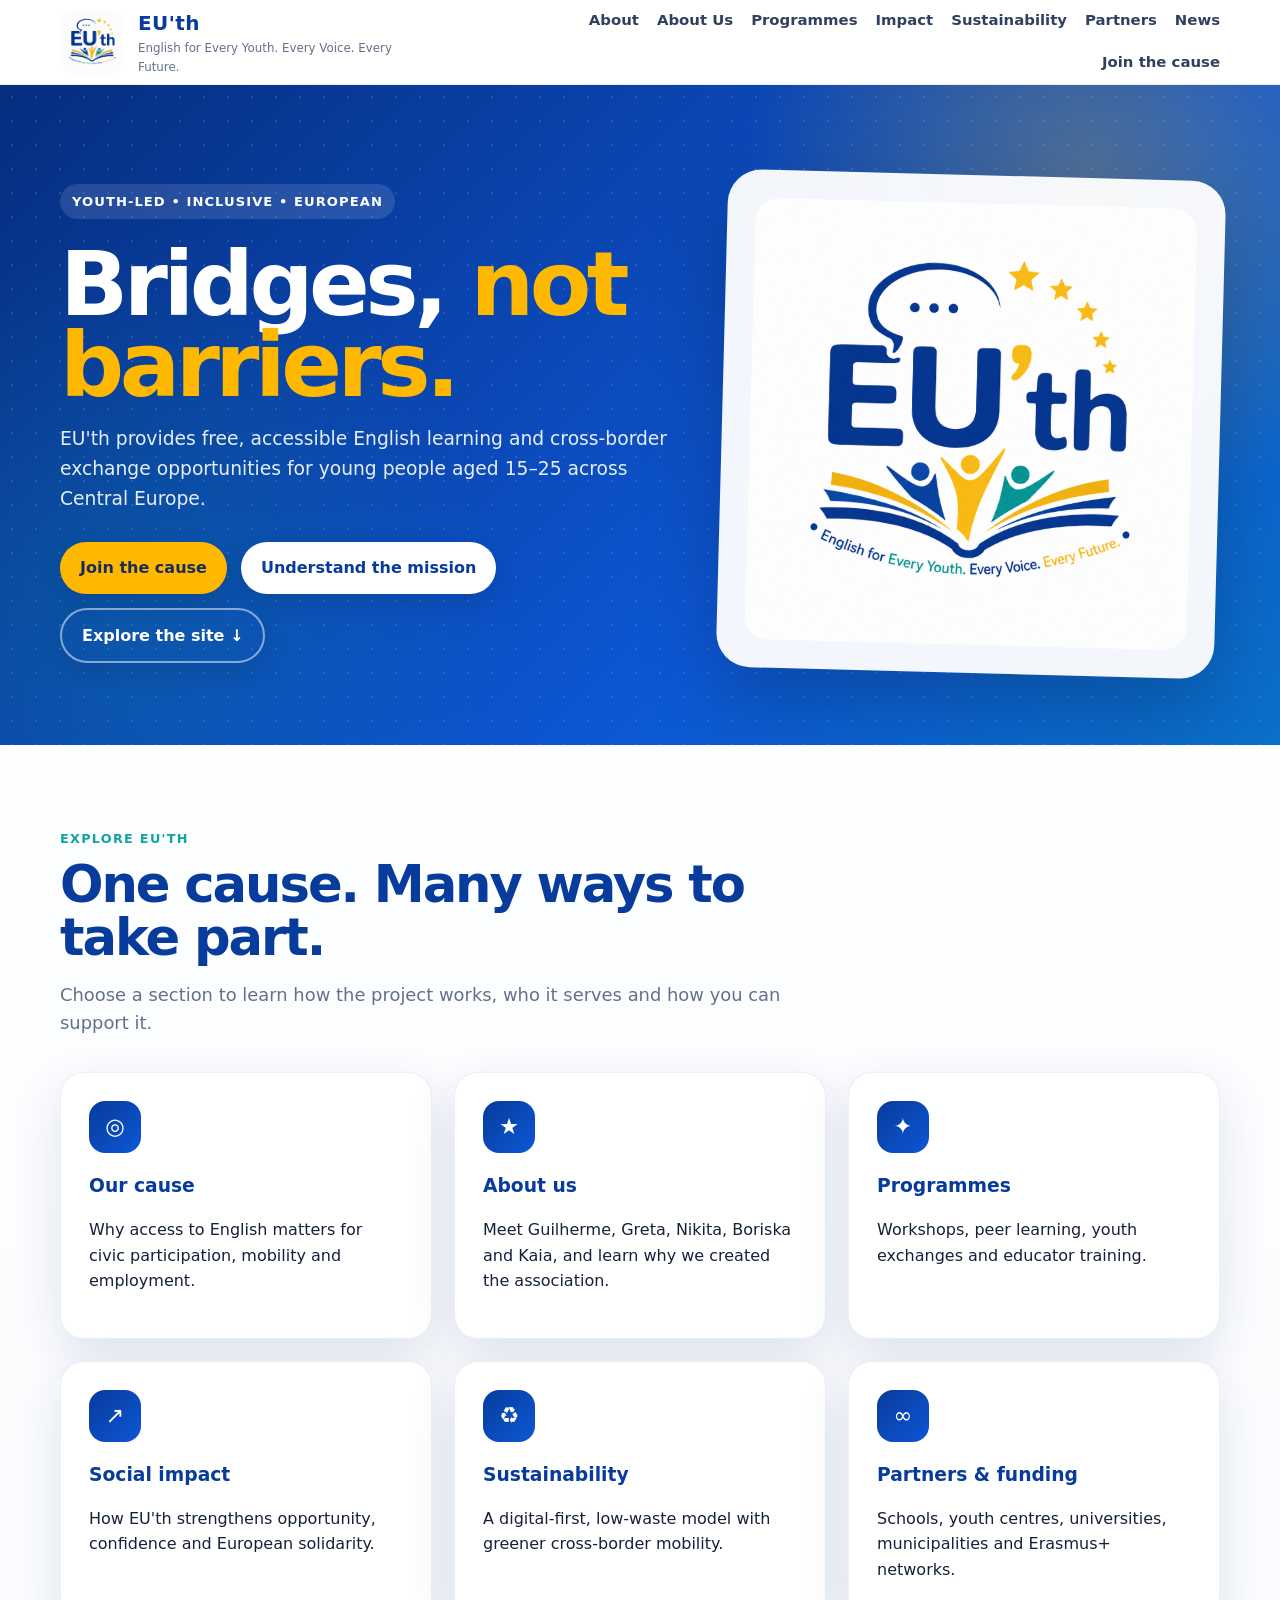
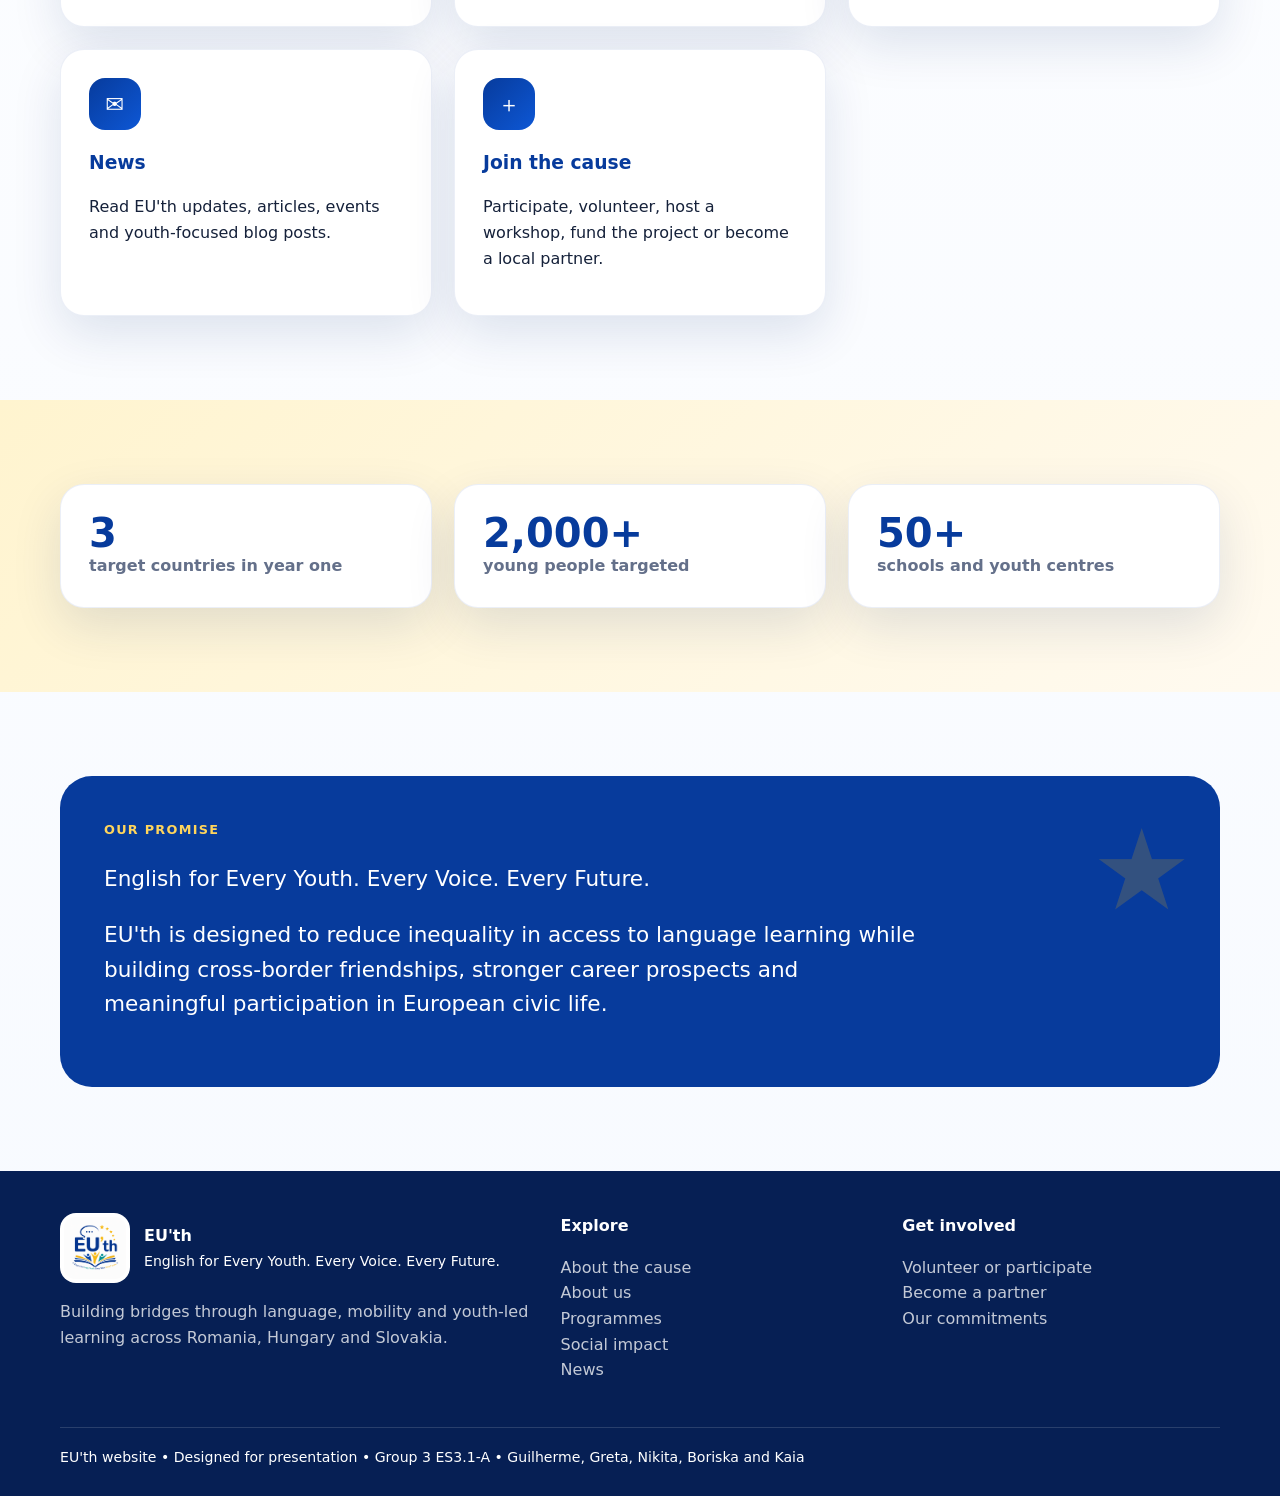
<file: index.html>
<!doctype html>
<html lang="en">
<head>
<meta charset="utf-8">
<meta name="viewport" content="width=device-width,initial-scale=1">
<title>Home | EU'th</title>
<meta name="description" content="EU'th — English for Every Youth. Every Voice. Every Future.">
<link rel="stylesheet" href="assets/styles.css">
</head>
<body>

<header class="site-header">
  <div class="container nav-wrap">
    <a class="brand" href="index.html">
      <img src="assets/euth-logo.png" alt="EU'th logo">
      <div class="brand-text">
        <strong>EU'th</strong>
        <span>English for Every Youth. Every Voice. Every Future.</span>
      </div>
    </a>
    <button class="menu-toggle" aria-label="Open menu">☰</button>
    <nav>
      <a href="about.html">About</a>
      <a href="about-us.html">About Us</a>
      <a href="programmes.html">Programmes</a>
      <a href="impact.html">Impact</a>
      <a href="sustainability.html">Sustainability</a>
      <a href="partners.html">Partners</a>
      <a href="news.html">News</a>
      <a href="join.html">Join the cause</a>
    </nav>
  </div>
</header>


<main>
<section class="hero">
  <div class="container hero-grid">
    <div>
      <span class="kicker">Youth-led • Inclusive • European</span>
      <h1>Bridges, <span>not barriers.</span></h1>
      <p>EU'th provides free, accessible English learning and cross-border exchange opportunities for young people aged 15–25 across Central Europe.</p>
      <div class="actions">
        <a class="btn btn-primary" href="join.html">Join the cause</a>
        <a class="btn btn-secondary" href="about.html">Understand the mission</a>
        <a class="btn btn-outline" href="#explore">Explore the site ↓</a>
      </div>
    </div>
    <div class="hero-card"><img src="assets/euth-logo.png" alt="EU'th project logo"></div>
  </div>
</section>

<section id="explore">
  <div class="container">
    <div class="section-head reveal">
      <div class="eyebrow">Explore EU'th</div>
      <h2>One cause. Many ways to take part.</h2>
      <p class="lead">Choose a section to learn how the project works, who it serves and how you can support it.</p>
    </div>
    <div class="grid-3">
      <a class="card reveal" href="about.html"><div class="icon">◎</div><h3>Our cause</h3><p>Why access to English matters for civic participation, mobility and employment.</p></a>
      <a class="card reveal" href="about-us.html"><div class="icon">★</div><h3>About us</h3><p>Meet Guilherme, Greta, Nikita, Boriska and Kaia, and learn why we created the association.</p></a>
      <a class="card reveal" href="programmes.html"><div class="icon">✦</div><h3>Programmes</h3><p>Workshops, peer learning, youth exchanges and educator training.</p></a>
      <a class="card reveal" href="impact.html"><div class="icon">↗</div><h3>Social impact</h3><p>How EU'th strengthens opportunity, confidence and European solidarity.</p></a>
      <a class="card reveal" href="sustainability.html"><div class="icon">♻</div><h3>Sustainability</h3><p>A digital-first, low-waste model with greener cross-border mobility.</p></a>
      <a class="card reveal" href="partners.html"><div class="icon">∞</div><h3>Partners & funding</h3><p>Schools, youth centres, universities, municipalities and Erasmus+ networks.</p></a>
      <a class="card reveal" href="news.html"><div class="icon">✉</div><h3>News</h3><p>Read EU'th updates, articles, events and youth-focused blog posts.</p></a>
      <a class="card reveal" href="join.html"><div class="icon">＋</div><h3>Join the cause</h3><p>Participate, volunteer, host a workshop, fund the project or become a local partner.</p></a>
    </div>
  </div>
</section>

<section class="band">
  <div class="container grid-3">
    <div class="card reveal"><div class="stat">3</div><div class="stat-label">target countries in year one</div></div>
    <div class="card reveal"><div class="stat">2,000+</div><div class="stat-label">young people targeted</div></div>
    <div class="card reveal"><div class="stat">50+</div><div class="stat-label">schools and youth centres</div></div>
  </div>
</section>

<section>
  <div class="container quote-box reveal">
    <div class="eyebrow" style="color:#ffd55c">Our promise</div>
    <p>English for Every Youth. Every Voice. Every Future.</p>
    <p class="small">EU'th is designed to reduce inequality in access to language learning while building cross-border friendships, stronger career prospects and meaningful participation in European civic life.</p>
  </div>
</section>

</main>


<footer>
  <div class="container footer-grid">
    <div>
      <div class="footer-logo">
        <img src="assets/euth-logo.png" alt="EU'th logo">
        <div><strong>EU'th</strong><br><span class="small">English for Every Youth. Every Voice. Every Future.</span></div>
      </div>
      <p>Building bridges through language, mobility and youth-led learning across Romania, Hungary and Slovakia.</p>
    </div>
    <div><strong>Explore</strong><p><a href="about.html">About the cause</a><br><a href="about-us.html">About us</a><br><a href="programmes.html">Programmes</a><br><a href="impact.html">Social impact</a><br><a href="news.html">News</a></p></div>
    <div><strong>Get involved</strong><p><a href="join.html">Volunteer or participate</a><br><a href="partners.html">Become a partner</a><br><a href="sustainability.html">Our commitments</a></p></div>
  </div>
  <div class="container small" style="margin-top:28px;border-top:1px solid rgba(255,255,255,.14);padding-top:18px">EU'th website • Designed for presentation • Group 3 ES3.1-A • Guilherme, Greta, Nikita, Boriska and Kaia</div>
</footer>

<script src="assets/main.js"></script>
</body>
</html>
</file>
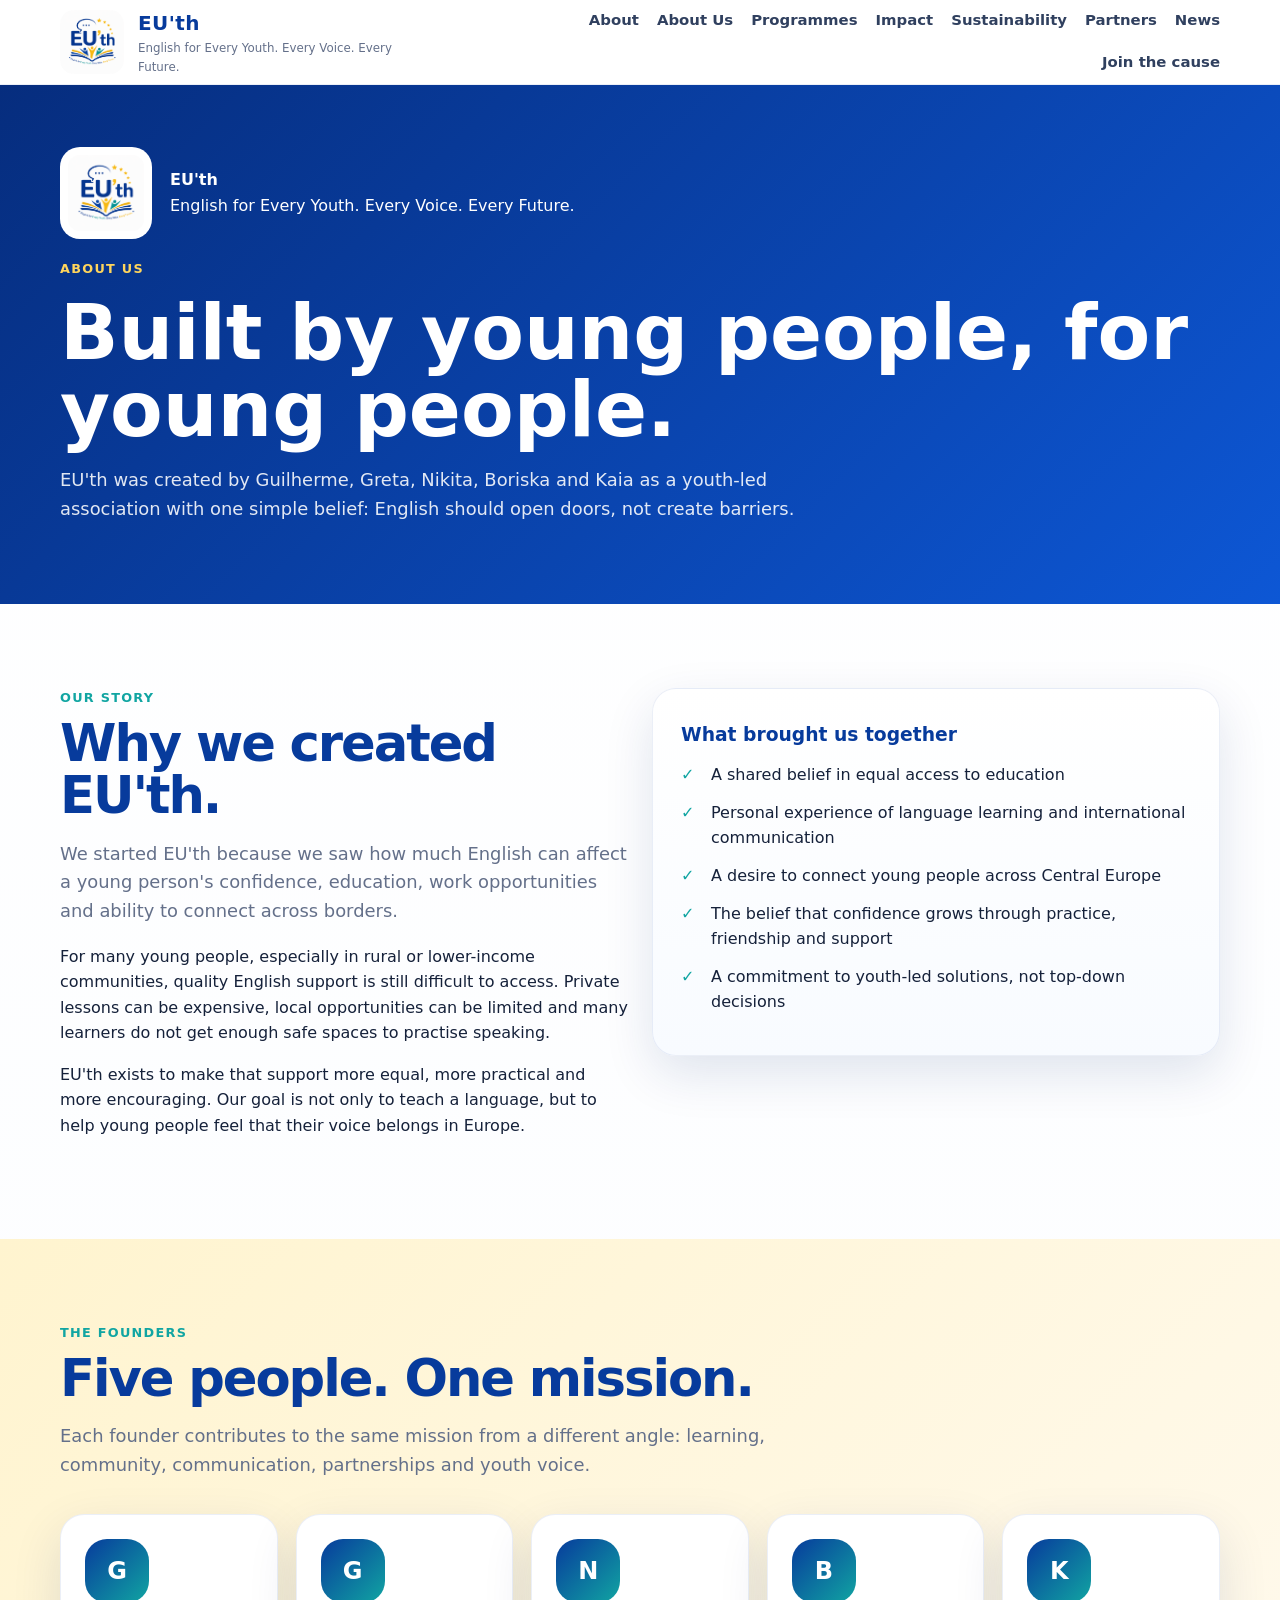
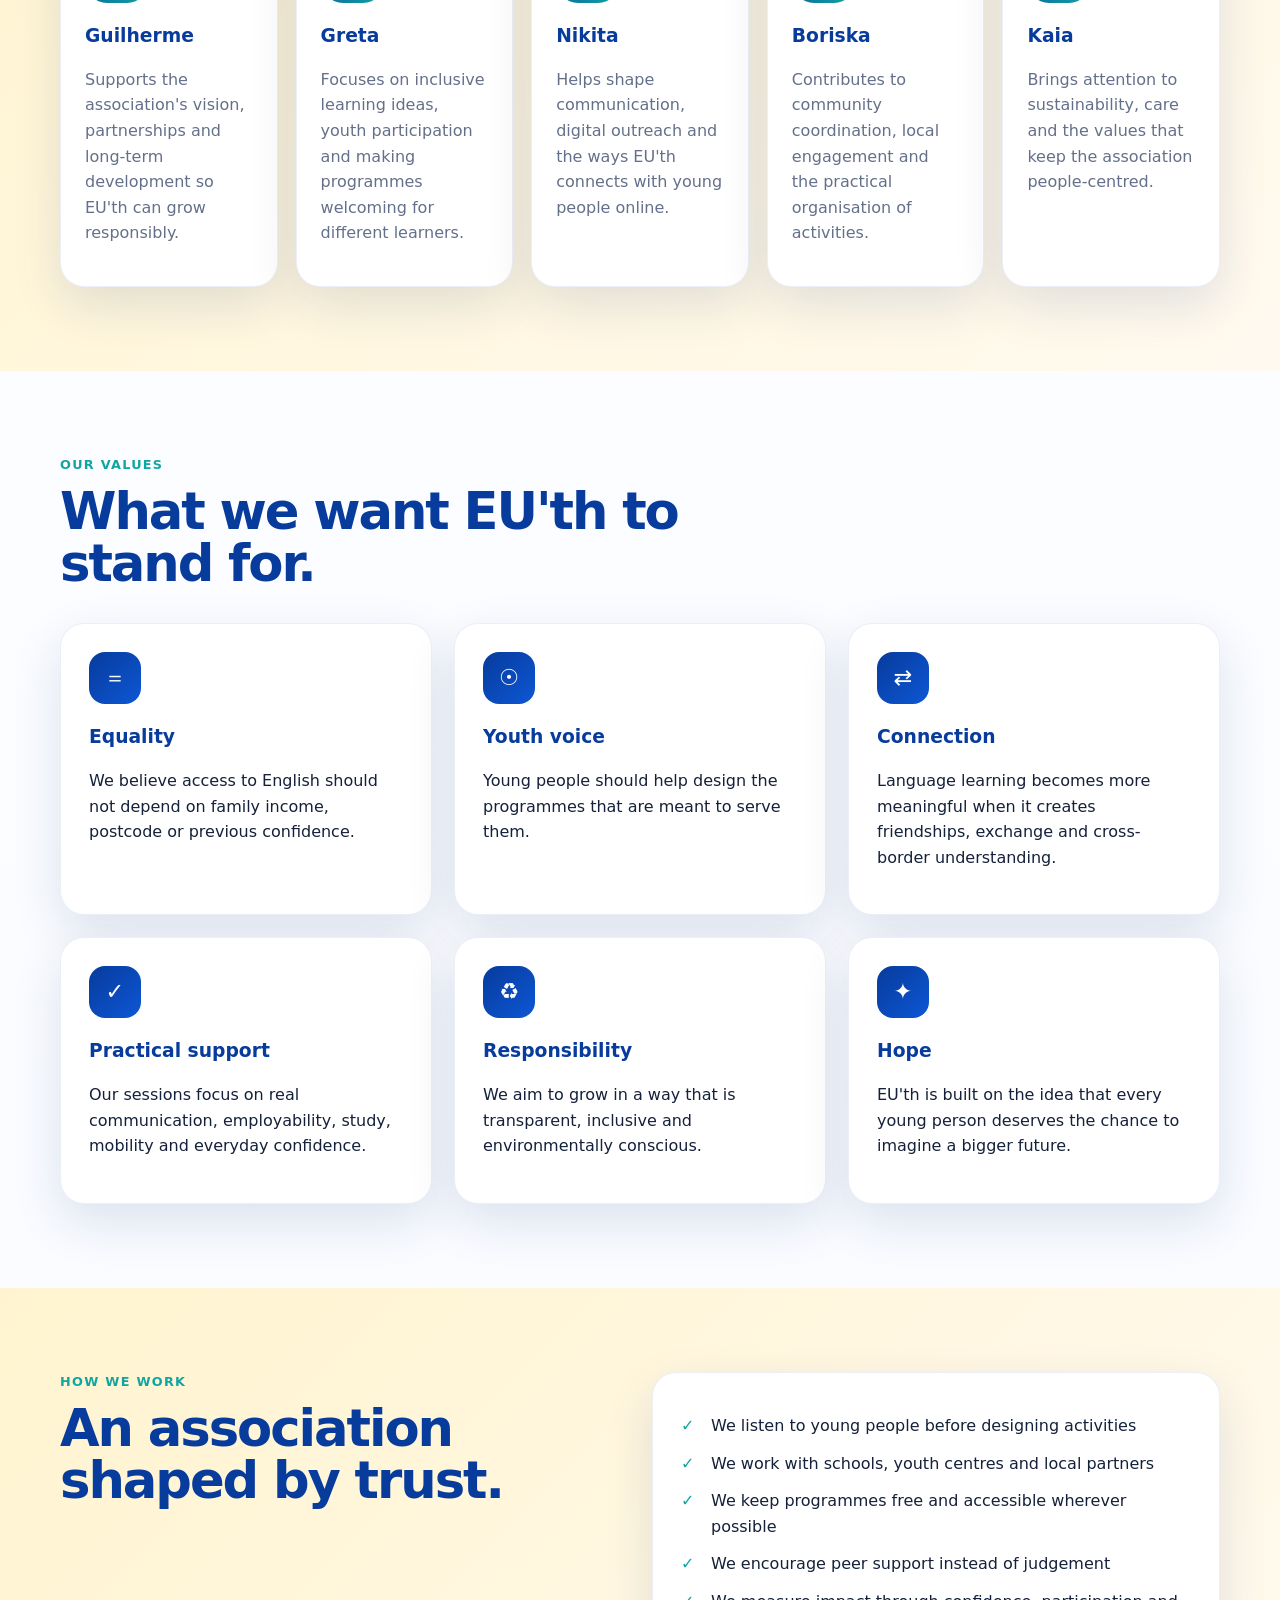
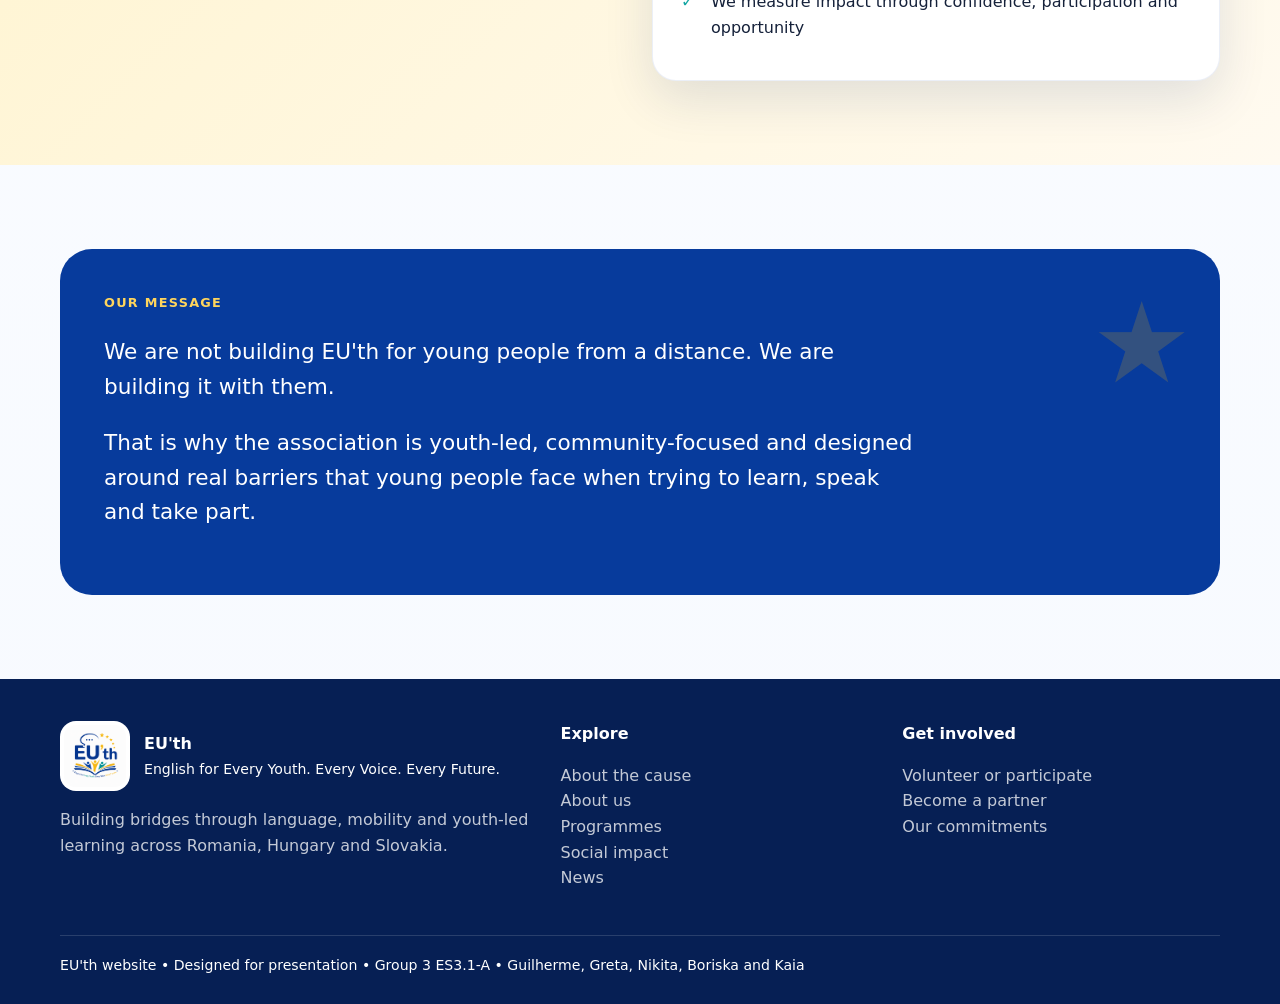
<file: about-us.html>
<!doctype html>
<html lang="en">
<head>
<meta charset="utf-8">
<meta name="viewport" content="width=device-width,initial-scale=1">
<title>About Us | EU'th</title>
<meta name="description" content="Meet the people behind EU'th — Guilherme, Greta, Nikita, Boriska and Kaia.">
<link rel="stylesheet" href="assets/styles.css">
</head>
<body>

<header class="site-header">
  <div class="container nav-wrap">
    <a class="brand" href="index.html">
      <img src="assets/euth-logo.png" alt="EU'th logo">
      <div class="brand-text">
        <strong>EU'th</strong>
        <span>English for Every Youth. Every Voice. Every Future.</span>
      </div>
    </a>
    <button class="menu-toggle" aria-label="Open menu">☰</button>
    <nav>
      <a href="about.html">About</a>
      <a href="about-us.html">About Us</a>
      <a href="programmes.html">Programmes</a>
      <a href="impact.html">Impact</a>
      <a href="sustainability.html">Sustainability</a>
      <a href="partners.html">Partners</a>
      <a href="news.html">News</a>
      <a href="join.html">Join the cause</a>
    </nav>
  </div>
</header>

<main>
<section class="page-hero"><div class="container">
  <div class="mini-brand"><img src="assets/euth-logo.png" alt="EU'th logo"><div><strong>EU'th</strong><br>English for Every Youth. Every Voice. Every Future.</div></div>
  <div class="eyebrow" style="color:#ffd55c">About us</div>
  <h1>Built by young people, for young people.</h1>
  <p>EU'th was created by Guilherme, Greta, Nikita, Boriska and Kaia as a youth-led association with one simple belief: English should open doors, not create barriers.</p>
</div></section>

<section><div class="container grid-2">
  <div class="reveal">
    <div class="eyebrow">Our story</div>
    <h2>Why we created EU'th.</h2>
    <p class="lead">We started EU'th because we saw how much English can affect a young person's confidence, education, work opportunities and ability to connect across borders.</p>
    <p>For many young people, especially in rural or lower-income communities, quality English support is still difficult to access. Private lessons can be expensive, local opportunities can be limited and many learners do not get enough safe spaces to practise speaking.</p>
    <p>EU'th exists to make that support more equal, more practical and more encouraging. Our goal is not only to teach a language, but to help young people feel that their voice belongs in Europe.</p>
  </div>
  <div class="card reveal story-card">
    <h3>What brought us together</h3>
    <ul class="list-check">
      <li>A shared belief in equal access to education</li>
      <li>Personal experience of language learning and international communication</li>
      <li>A desire to connect young people across Central Europe</li>
      <li>The belief that confidence grows through practice, friendship and support</li>
      <li>A commitment to youth-led solutions, not top-down decisions</li>
    </ul>
  </div>
</div></section>

<section class="band"><div class="container">
  <div class="section-head reveal"><div class="eyebrow">The founders</div><h2>Five people. One mission.</h2><p class="lead">Each founder contributes to the same mission from a different angle: learning, community, communication, partnerships and youth voice.</p></div>
  <div class="founder-grid">
    <div class="founder-card reveal"><div class="avatar">G</div><h3>Guilherme</h3><p>Supports the association's vision, partnerships and long-term development so EU'th can grow responsibly.</p></div>
    <div class="founder-card reveal"><div class="avatar">G</div><h3>Greta</h3><p>Focuses on inclusive learning ideas, youth participation and making programmes welcoming for different learners.</p></div>
    <div class="founder-card reveal"><div class="avatar">N</div><h3>Nikita</h3><p>Helps shape communication, digital outreach and the ways EU'th connects with young people online.</p></div>
    <div class="founder-card reveal"><div class="avatar">B</div><h3>Boriska</h3><p>Contributes to community coordination, local engagement and the practical organisation of activities.</p></div>
    <div class="founder-card reveal"><div class="avatar">K</div><h3>Kaia</h3><p>Brings attention to sustainability, care and the values that keep the association people-centred.</p></div>
  </div>
</div></section>

<section><div class="container">
  <div class="section-head reveal"><div class="eyebrow">Our values</div><h2>What we want EU'th to stand for.</h2></div>
  <div class="grid-3">
    <div class="card reveal"><div class="icon">＝</div><h3>Equality</h3><p>We believe access to English should not depend on family income, postcode or previous confidence.</p></div>
    <div class="card reveal"><div class="icon">☉</div><h3>Youth voice</h3><p>Young people should help design the programmes that are meant to serve them.</p></div>
    <div class="card reveal"><div class="icon">⇄</div><h3>Connection</h3><p>Language learning becomes more meaningful when it creates friendships, exchange and cross-border understanding.</p></div>
    <div class="card reveal"><div class="icon">✓</div><h3>Practical support</h3><p>Our sessions focus on real communication, employability, study, mobility and everyday confidence.</p></div>
    <div class="card reveal"><div class="icon">♻</div><h3>Responsibility</h3><p>We aim to grow in a way that is transparent, inclusive and environmentally conscious.</p></div>
    <div class="card reveal"><div class="icon">✦</div><h3>Hope</h3><p>EU'th is built on the idea that every young person deserves the chance to imagine a bigger future.</p></div>
  </div>
</div></section>

<section class="band"><div class="container grid-2">
  <div class="reveal"><div class="eyebrow">How we work</div><h2>An association shaped by trust.</h2></div>
  <div class="card reveal"><ul class="list-check"><li>We listen to young people before designing activities</li><li>We work with schools, youth centres and local partners</li><li>We keep programmes free and accessible wherever possible</li><li>We encourage peer support instead of judgement</li><li>We measure impact through confidence, participation and opportunity</li></ul></div>
</div></section>

<section><div class="container quote-box reveal">
  <div class="eyebrow" style="color:#ffd55c">Our message</div>
  <p>We are not building EU'th for young people from a distance. We are building it with them.</p>
  <p class="small">That is why the association is youth-led, community-focused and designed around real barriers that young people face when trying to learn, speak and take part.</p>
</div></section>
</main>

<footer>
  <div class="container footer-grid">
    <div>
      <div class="footer-logo">
        <img src="assets/euth-logo.png" alt="EU'th logo">
        <div><strong>EU'th</strong><br><span class="small">English for Every Youth. Every Voice. Every Future.</span></div>
      </div>
      <p>Building bridges through language, mobility and youth-led learning across Romania, Hungary and Slovakia.</p>
    </div>
    <div><strong>Explore</strong><p><a href="about.html">About the cause</a><br><a href="about-us.html">About us</a><br><a href="programmes.html">Programmes</a><br><a href="impact.html">Social impact</a><br><a href="news.html">News</a></p></div>
    <div><strong>Get involved</strong><p><a href="join.html">Volunteer or participate</a><br><a href="partners.html">Become a partner</a><br><a href="sustainability.html">Our commitments</a></p></div>
  </div>
  <div class="container small" style="margin-top:28px;border-top:1px solid rgba(255,255,255,.14);padding-top:18px">EU'th website • Designed for presentation • Group 3 ES3.1-A • Guilherme, Greta, Nikita, Boriska and Kaia</div>
</footer>

<script src="assets/main.js"></script>
</body>
</html>
</file>
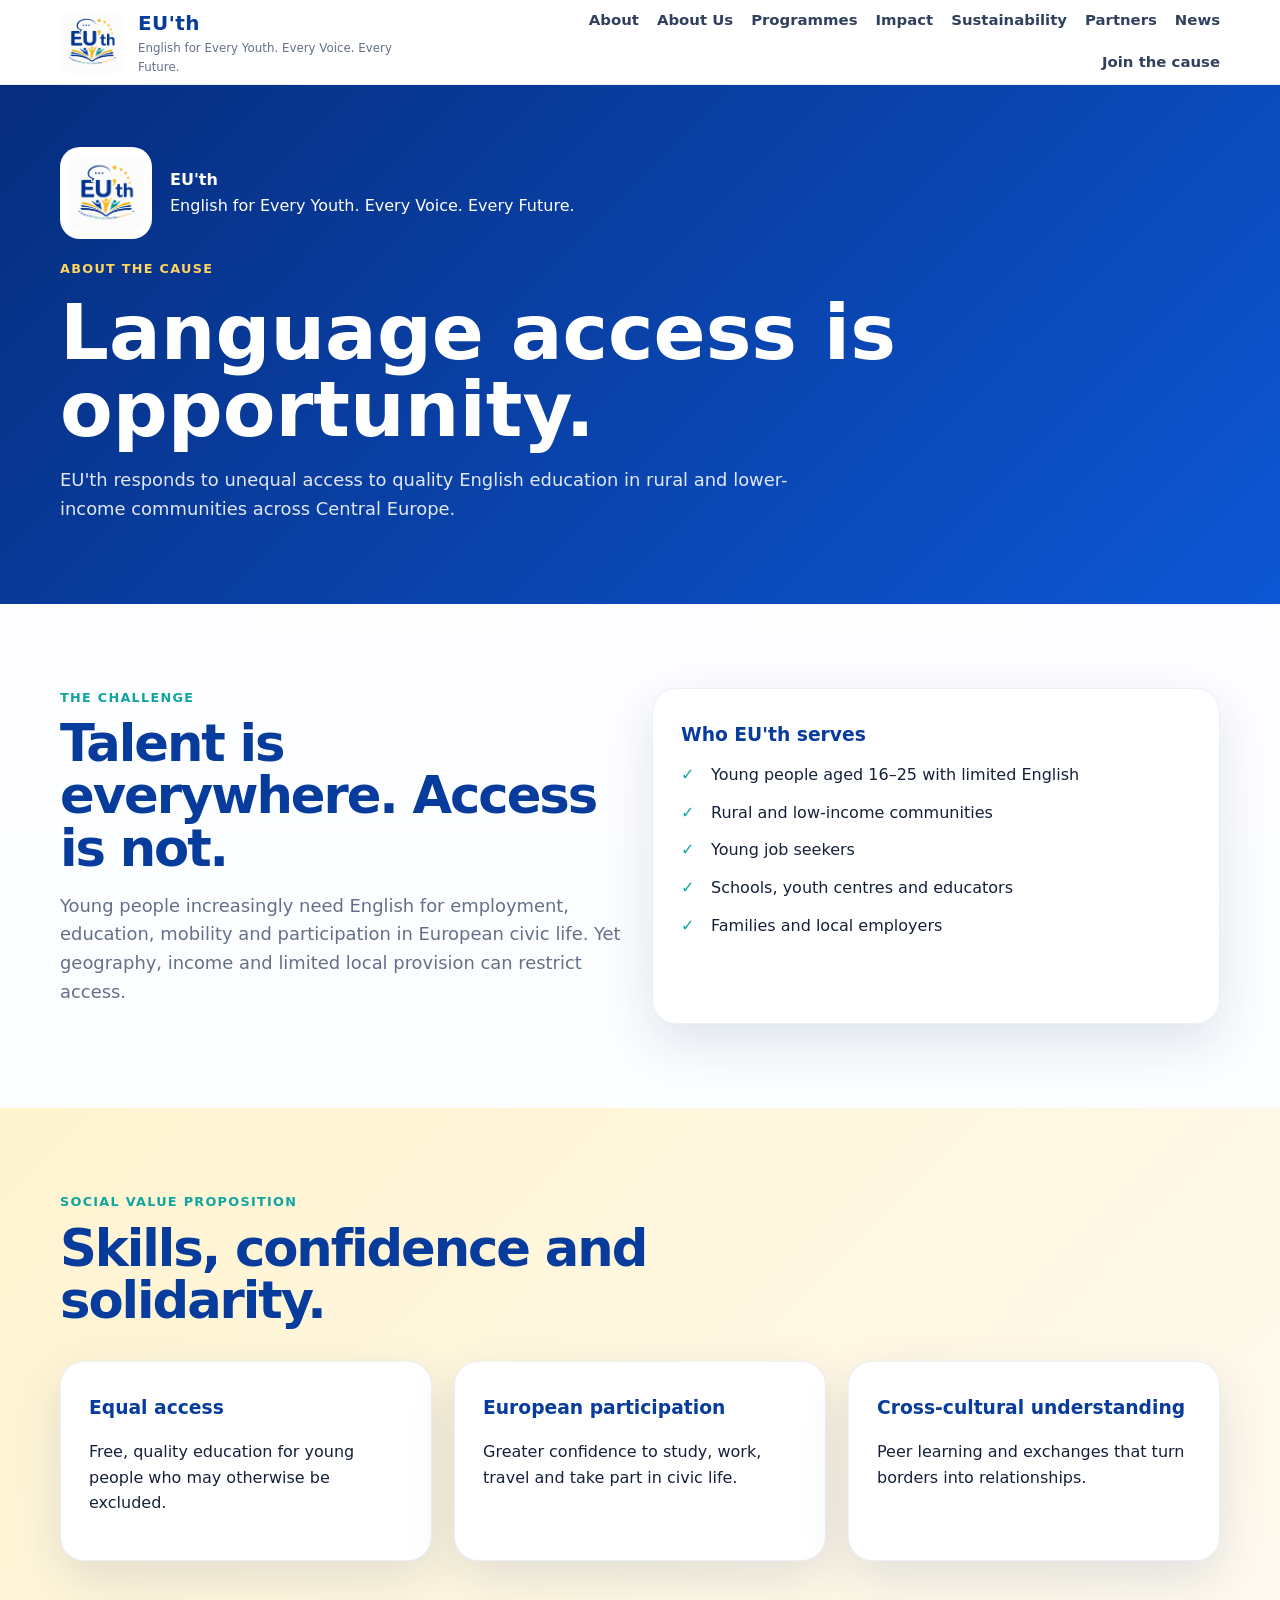
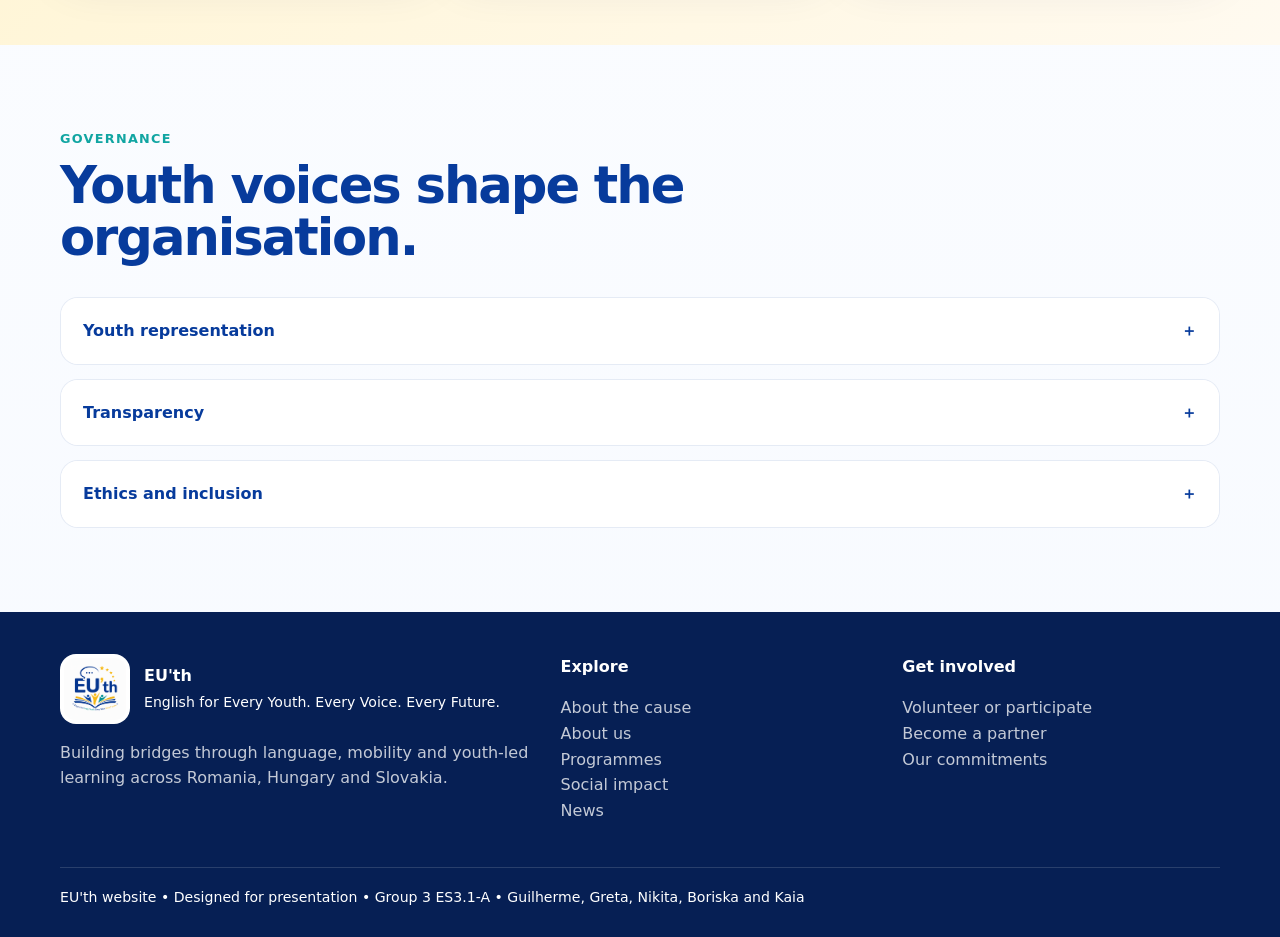
<file: about.html>
<!doctype html>
<html lang="en">
<head>
<meta charset="utf-8">
<meta name="viewport" content="width=device-width,initial-scale=1">
<title>About | EU'th</title>
<meta name="description" content="EU'th — English for Every Youth. Every Voice. Every Future.">
<link rel="stylesheet" href="assets/styles.css">
</head>
<body>

<header class="site-header">
  <div class="container nav-wrap">
    <a class="brand" href="index.html">
      <img src="assets/euth-logo.png" alt="EU'th logo">
      <div class="brand-text">
        <strong>EU'th</strong>
        <span>English for Every Youth. Every Voice. Every Future.</span>
      </div>
    </a>
    <button class="menu-toggle" aria-label="Open menu">☰</button>
    <nav>
      <a href="about.html">About</a>
      <a href="about-us.html">About Us</a>
      <a href="programmes.html">Programmes</a>
      <a href="impact.html">Impact</a>
      <a href="sustainability.html">Sustainability</a>
      <a href="partners.html">Partners</a>
      <a href="news.html">News</a>
      <a href="join.html">Join the cause</a>
    </nav>
  </div>
</header>


<main>
<section class="page-hero"><div class="container">
  <div class="mini-brand"><img src="assets/euth-logo.png" alt="EU'th logo"><div><strong>EU'th</strong><br>English for Every Youth. Every Voice. Every Future.</div></div>
  <div class="eyebrow" style="color:#ffd55c">About the cause</div>
  <h1>Language access is opportunity.</h1>
  <p>EU'th responds to unequal access to quality English education in rural and lower-income communities across Central Europe.</p>
</div></section>
<section><div class="container grid-2">
  <div class="reveal"><div class="eyebrow">The challenge</div><h2>Talent is everywhere. Access is not.</h2><p class="lead">Young people increasingly need English for employment, education, mobility and participation in European civic life. Yet geography, income and limited local provision can restrict access.</p></div>
  <div class="card reveal"><h3>Who EU'th serves</h3><ul class="list-check"><li>Young people aged 16–25 with limited English</li><li>Rural and low-income communities</li><li>Young job seekers</li><li>Schools, youth centres and educators</li><li>Families and local employers</li></ul></div>
</div></section>
<section class="band"><div class="container">
  <div class="section-head reveal"><div class="eyebrow">Social value proposition</div><h2>Skills, confidence and solidarity.</h2></div>
  <div class="grid-3">
    <div class="card reveal"><h3>Equal access</h3><p>Free, quality education for young people who may otherwise be excluded.</p></div>
    <div class="card reveal"><h3>European participation</h3><p>Greater confidence to study, work, travel and take part in civic life.</p></div>
    <div class="card reveal"><h3>Cross-cultural understanding</h3><p>Peer learning and exchanges that turn borders into relationships.</p></div>
  </div>
</div></section>
<section><div class="container">
  <div class="section-head reveal"><div class="eyebrow">Governance</div><h2>Youth voices shape the organisation.</h2></div>
  <div class="accordion reveal">
    <div class="acc-item"><button class="acc-btn">Youth representation <span>＋</span></button><div class="acc-panel"><p>A board with youth representatives helps ensure decisions reflect the needs and experiences of beneficiaries.</p></div></div>
    <div class="acc-item"><button class="acc-btn">Transparency <span>＋</span></button><div class="acc-panel"><p>EU'th commits to clear reporting to Erasmus+, public funders, partners and participating communities.</p></div></div>
    <div class="acc-item"><button class="acc-btn">Ethics and inclusion <span>＋</span></button><div class="acc-panel"><p>An ethics and inclusion committee supports fair access, equal opportunity and responsible programme delivery.</p></div></div>
  </div>
</div></section>
</main>


<footer>
  <div class="container footer-grid">
    <div>
      <div class="footer-logo">
        <img src="assets/euth-logo.png" alt="EU'th logo">
        <div><strong>EU'th</strong><br><span class="small">English for Every Youth. Every Voice. Every Future.</span></div>
      </div>
      <p>Building bridges through language, mobility and youth-led learning across Romania, Hungary and Slovakia.</p>
    </div>
    <div><strong>Explore</strong><p><a href="about.html">About the cause</a><br><a href="about-us.html">About us</a><br><a href="programmes.html">Programmes</a><br><a href="impact.html">Social impact</a><br><a href="news.html">News</a></p></div>
    <div><strong>Get involved</strong><p><a href="join.html">Volunteer or participate</a><br><a href="partners.html">Become a partner</a><br><a href="sustainability.html">Our commitments</a></p></div>
  </div>
  <div class="container small" style="margin-top:28px;border-top:1px solid rgba(255,255,255,.14);padding-top:18px">EU'th website • Designed for presentation • Group 3 ES3.1-A • Guilherme, Greta, Nikita, Boriska and Kaia</div>
</footer>

<script src="assets/main.js"></script>
</body>
</html>
</file>
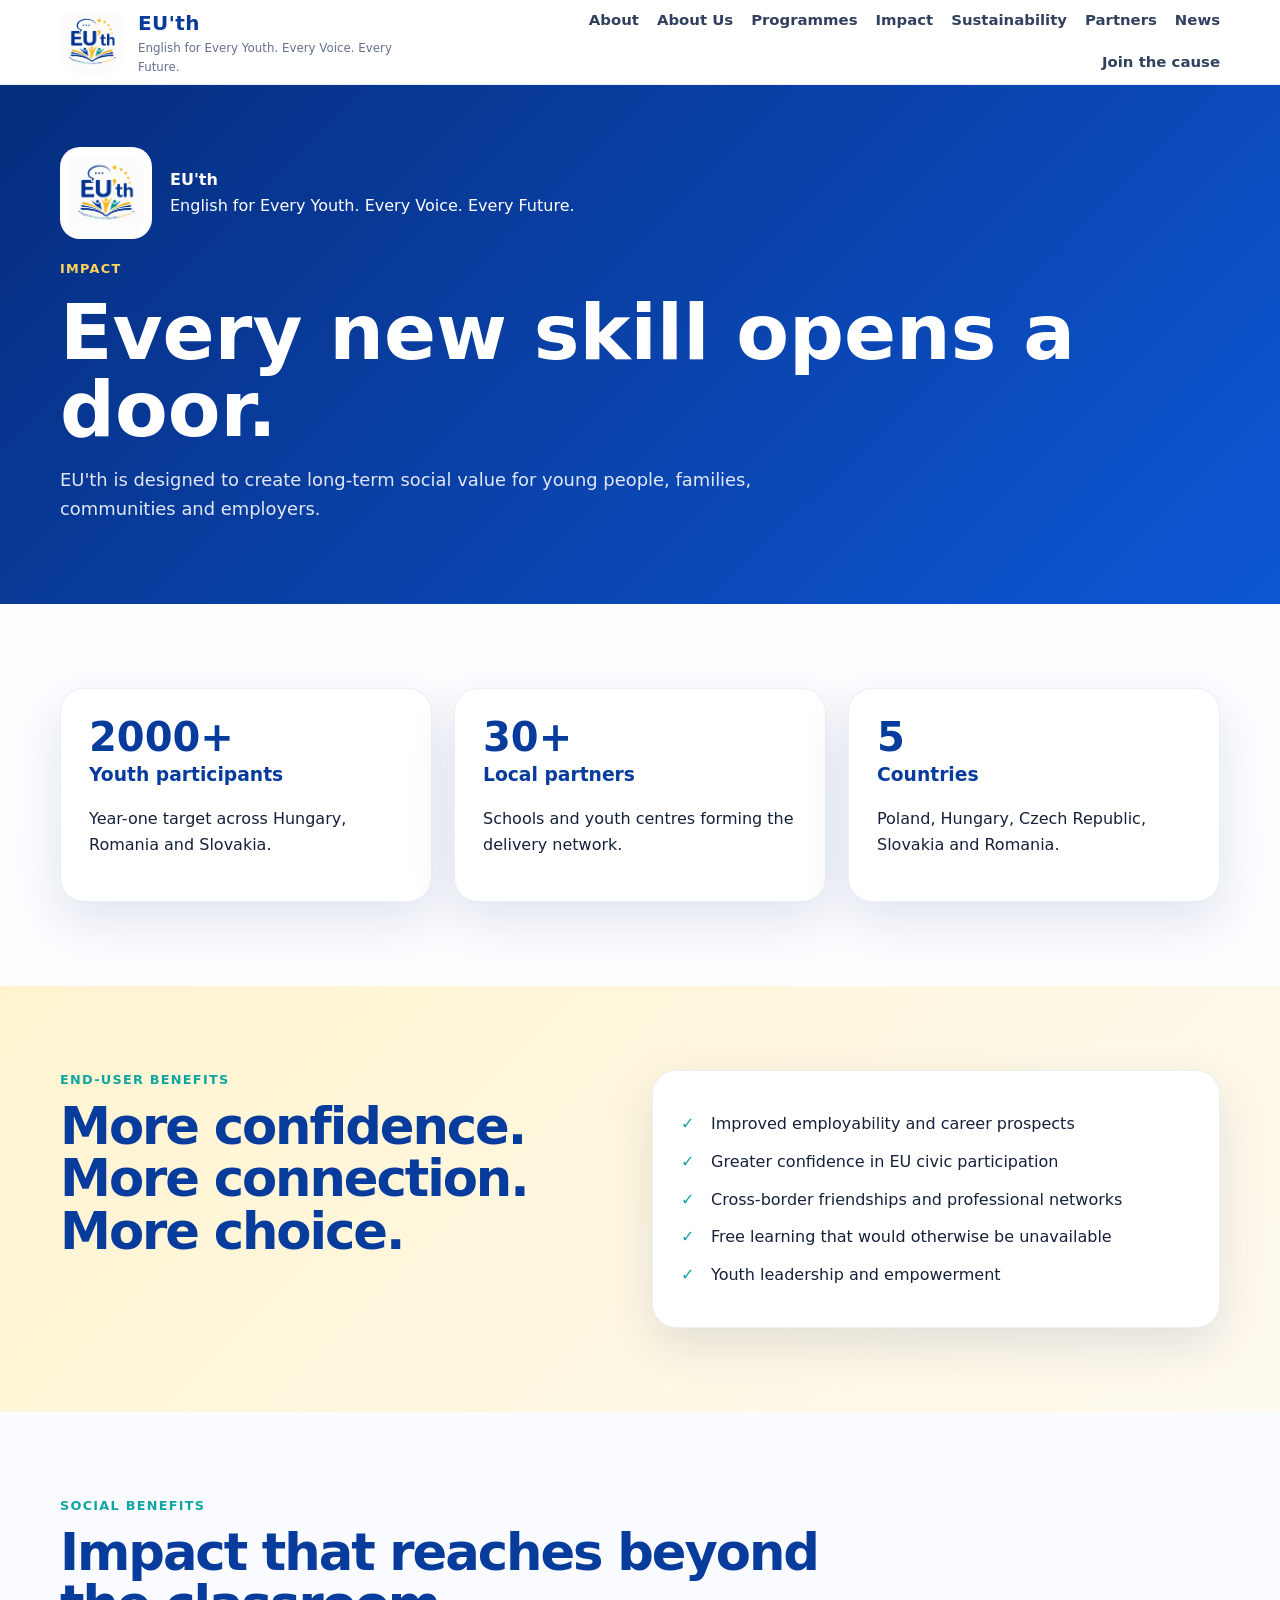
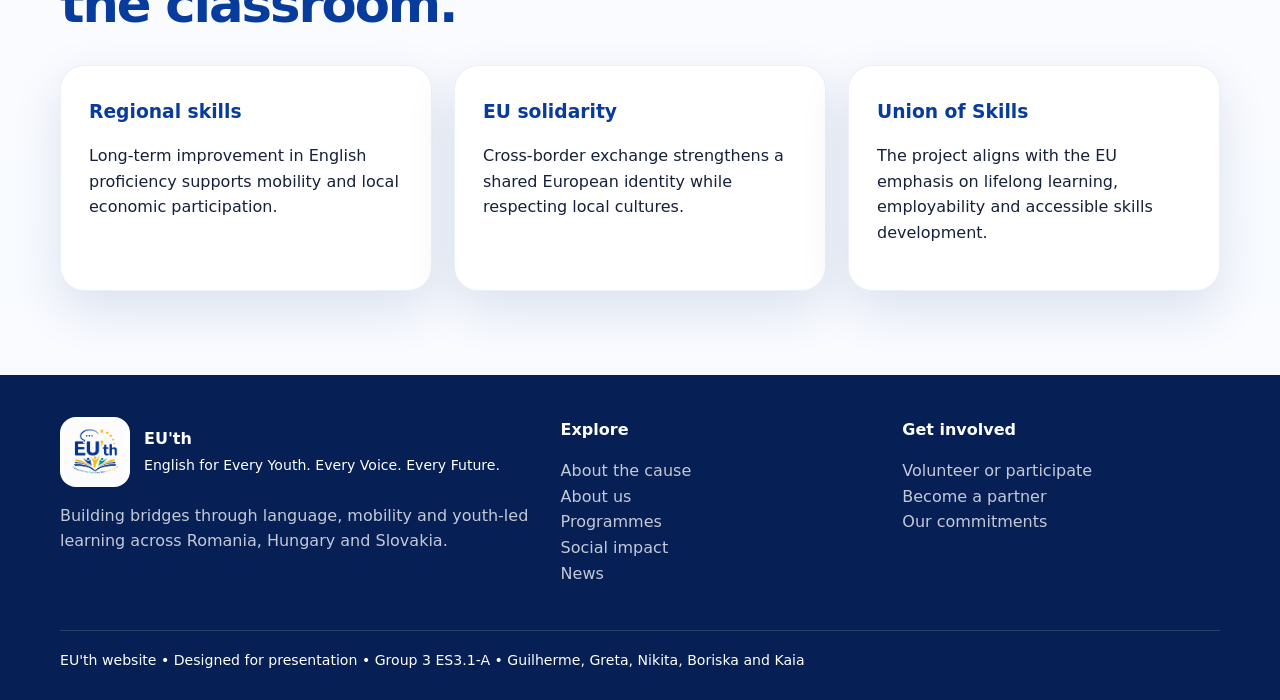
<file: impact.html>
<!doctype html>
<html lang="en">
<head>
<meta charset="utf-8">
<meta name="viewport" content="width=device-width,initial-scale=1">
<title>Impact | EU'th</title>
<meta name="description" content="EU'th — English for Every Youth. Every Voice. Every Future.">
<link rel="stylesheet" href="assets/styles.css">
</head>
<body>

<header class="site-header">
  <div class="container nav-wrap">
    <a class="brand" href="index.html">
      <img src="assets/euth-logo.png" alt="EU'th logo">
      <div class="brand-text">
        <strong>EU'th</strong>
        <span>English for Every Youth. Every Voice. Every Future.</span>
      </div>
    </a>
    <button class="menu-toggle" aria-label="Open menu">☰</button>
    <nav>
      <a href="about.html">About</a>
      <a href="about-us.html">About Us</a>
      <a href="programmes.html">Programmes</a>
      <a href="impact.html">Impact</a>
      <a href="sustainability.html">Sustainability</a>
      <a href="partners.html">Partners</a>
      <a href="news.html">News</a>
      <a href="join.html">Join the cause</a>
    </nav>
  </div>
</header>


<main>
<section class="page-hero"><div class="container">
  <div class="mini-brand"><img src="assets/euth-logo.png" alt="EU'th logo"><div><strong>EU'th</strong><br>English for Every Youth. Every Voice. Every Future.</div></div>
  <div class="eyebrow" style="color:#ffd55c">Impact</div>
  <h1>Every new skill opens a door.</h1>
  <p>EU'th is designed to create long-term social value for young people, families, communities and employers.</p>
</div></section>
<section><div class="container">
  <div class="grid-3">
    <div class="card reveal"><div class="stat">2000+</div><h3>Youth participants</h3><p>Year-one target across Hungary, Romania and Slovakia.</p></div>
    <div class="card reveal"><div class="stat">30+</div><h3>Local partners</h3><p>Schools and youth centres forming the delivery network.</p></div>
    <div class="card reveal"><div class="stat">5</div><h3>Countries</h3><p>Poland, Hungary, Czech Republic, Slovakia and Romania.</p></div>
  </div>
</div></section>
<section class="band"><div class="container grid-2">
  <div class="reveal"><div class="eyebrow">End-user benefits</div><h2>More confidence. More connection. More choice.</h2></div>
  <div class="card reveal"><ul class="list-check"><li>Improved employability and career prospects</li><li>Greater confidence in EU civic participation</li><li>Cross-border friendships and professional networks</li><li>Free learning that would otherwise be unavailable</li><li>Youth leadership and empowerment</li></ul></div>
</div></section>
<section><div class="container">
  <div class="section-head reveal"><div class="eyebrow">Social benefits</div><h2>Impact that reaches beyond the classroom.</h2></div>
  <div class="grid-3">
    <div class="card reveal"><h3>Regional skills</h3><p>Long-term improvement in English proficiency supports mobility and local economic participation.</p></div>
    <div class="card reveal"><h3>EU solidarity</h3><p>Cross-border exchange strengthens a shared European identity while respecting local cultures.</p></div>
    <div class="card reveal"><h3>Union of Skills</h3><p>The project aligns with the EU emphasis on lifelong learning, employability and accessible skills development.</p></div>
  </div>
</div></section>
</main>


<footer>
  <div class="container footer-grid">
    <div>
      <div class="footer-logo">
        <img src="assets/euth-logo.png" alt="EU'th logo">
        <div><strong>EU'th</strong><br><span class="small">English for Every Youth. Every Voice. Every Future.</span></div>
      </div>
      <p>Building bridges through language, mobility and youth-led learning across Romania, Hungary and Slovakia.</p>
    </div>
    <div><strong>Explore</strong><p><a href="about.html">About the cause</a><br><a href="about-us.html">About us</a><br><a href="programmes.html">Programmes</a><br><a href="impact.html">Social impact</a><br><a href="news.html">News</a></p></div>
    <div><strong>Get involved</strong><p><a href="join.html">Volunteer or participate</a><br><a href="partners.html">Become a partner</a><br><a href="sustainability.html">Our commitments</a></p></div>
  </div>
  <div class="container small" style="margin-top:28px;border-top:1px solid rgba(255,255,255,.14);padding-top:18px">EU'th website • Designed for presentation • Group 3 ES3.1-A • Guilherme, Greta, Nikita, Boriska and Kaia</div>
</footer>

<script src="assets/main.js"></script>
</body>
</html>
</file>
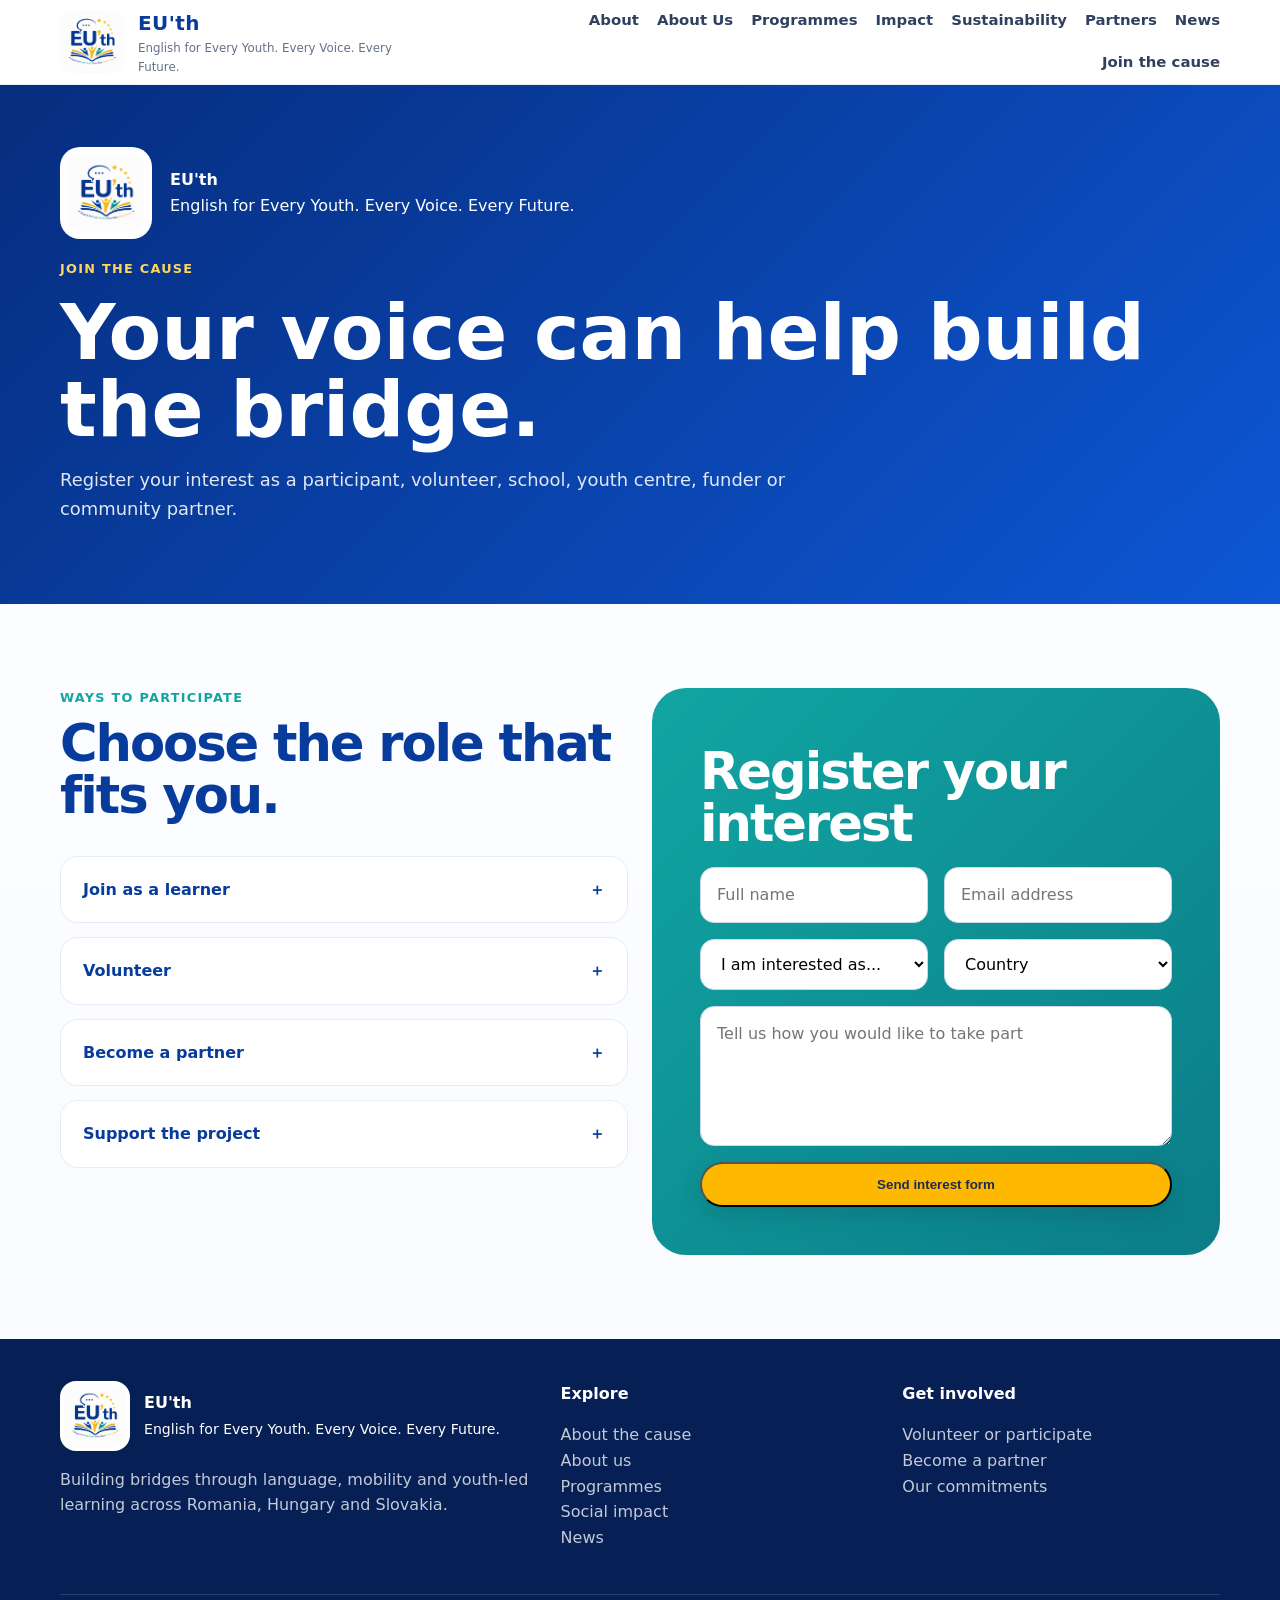
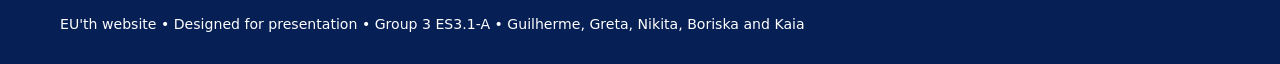
<file: join.html>
<!doctype html>
<html lang="en">
<head>
<meta charset="utf-8">
<meta name="viewport" content="width=device-width,initial-scale=1">
<title>Join | EU'th</title>
<meta name="description" content="EU'th — English for Every Youth. Every Voice. Every Future.">
<link rel="stylesheet" href="assets/styles.css">
</head>
<body>

<header class="site-header">
  <div class="container nav-wrap">
    <a class="brand" href="index.html">
      <img src="assets/euth-logo.png" alt="EU'th logo">
      <div class="brand-text">
        <strong>EU'th</strong>
        <span>English for Every Youth. Every Voice. Every Future.</span>
      </div>
    </a>
    <button class="menu-toggle" aria-label="Open menu">☰</button>
    <nav>
      <a href="about.html">About</a>
      <a href="about-us.html">About Us</a>
      <a href="programmes.html">Programmes</a>
      <a href="impact.html">Impact</a>
      <a href="sustainability.html">Sustainability</a>
      <a href="partners.html">Partners</a>
      <a href="news.html">News</a>
      <a href="join.html">Join the cause</a>
    </nav>
  </div>
</header>


<main>
<section class="page-hero"><div class="container">
  <div class="mini-brand"><img src="assets/euth-logo.png" alt="EU'th logo"><div><strong>EU'th</strong><br>English for Every Youth. Every Voice. Every Future.</div></div>
  <div class="eyebrow" style="color:#ffd55c">Join the cause</div>
  <h1>Your voice can help build the bridge.</h1>
  <p>Register your interest as a participant, volunteer, school, youth centre, funder or community partner.</p>
</div></section>
<section><div class="container grid-2">
  <div>
    <div class="section-head reveal"><div class="eyebrow">Ways to participate</div><h2>Choose the role that fits you.</h2></div>
    <div class="accordion reveal">
      <div class="acc-item"><button class="acc-btn">Join as a learner <span>＋</span></button><div class="acc-panel"><p>Young people aged 16–25 can take part in workshops, study groups, online learning and cross-border exchanges.</p></div></div>
      <div class="acc-item"><button class="acc-btn">Volunteer <span>＋</span></button><div class="acc-panel"><p>Support English facilitation, mentoring, social media, event delivery or local coordination.</p></div></div>
      <div class="acc-item"><button class="acc-btn">Become a partner <span>＋</span></button><div class="acc-panel"><p>Schools, youth centres, municipalities and employers can host, promote or co-design activities.</p></div></div>
      <div class="acc-item"><button class="acc-btn">Support the project <span>＋</span></button><div class="acc-panel"><p>Funders and donors can support curriculum development, facilitator training, travel and digital infrastructure.</p></div></div>
    </div>
  </div>
  <div class="cta reveal">
    <h2>Register your interest</h2>
    <form id="join-form" class="form-grid">
      <input required placeholder="Full name">
      <input required type="email" placeholder="Email address">
      <select required><option value="">I am interested as...</option><option>Learner</option><option>Volunteer</option><option>School or youth centre</option><option>Educator</option><option>Funder or donor</option></select>      <select><option>Country</option><option>Hungary</option><option>Slovakia</option><option>Romania</option><option>Other EU country</option></select>
      <textarea class="full" placeholder="Tell us how you would like to take part"></textarea>
      <button class="btn btn-primary full" type="submit">Send interest form</button>
      <div id="form-notice" class="notice full"></div>
    </form>
  </div>
</div></section>
</main>


<footer>
  <div class="container footer-grid">
    <div>
      <div class="footer-logo">
        <img src="assets/euth-logo.png" alt="EU'th logo">
        <div><strong>EU'th</strong><br><span class="small">English for Every Youth. Every Voice. Every Future.</span></div>
      </div>
      <p>Building bridges through language, mobility and youth-led learning across Romania, Hungary and Slovakia.</p>
    </div>
    <div><strong>Explore</strong><p><a href="about.html">About the cause</a><br><a href="about-us.html">About us</a><br><a href="programmes.html">Programmes</a><br><a href="impact.html">Social impact</a><br><a href="news.html">News</a></p></div>
    <div><strong>Get involved</strong><p><a href="join.html">Volunteer or participate</a><br><a href="partners.html">Become a partner</a><br><a href="sustainability.html">Our commitments</a></p></div>
  </div>
  <div class="container small" style="margin-top:28px;border-top:1px solid rgba(255,255,255,.14);padding-top:18px">EU'th website • Designed for presentation • Group 3 ES3.1-A • Guilherme, Greta, Nikita, Boriska and Kaia</div>
</footer>

<script src="assets/main.js"></script>
</body>
</html>
</file>
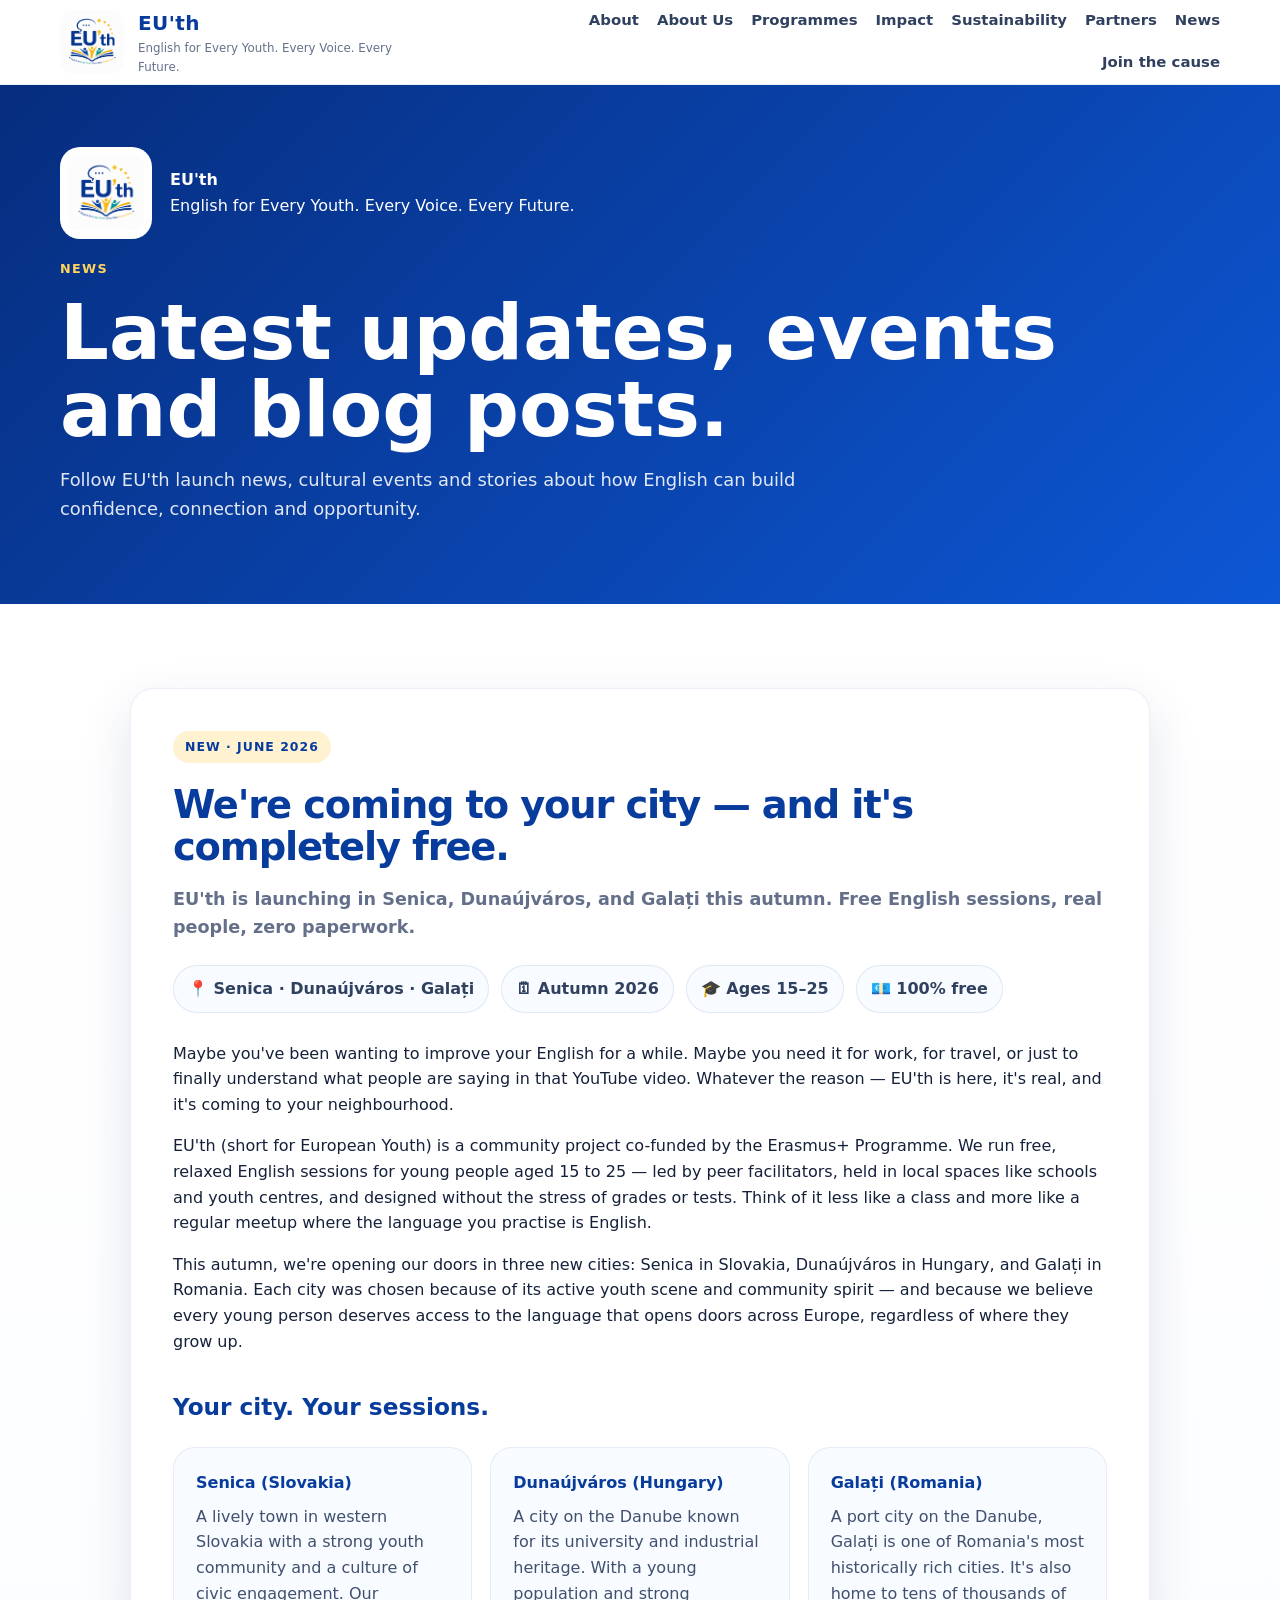
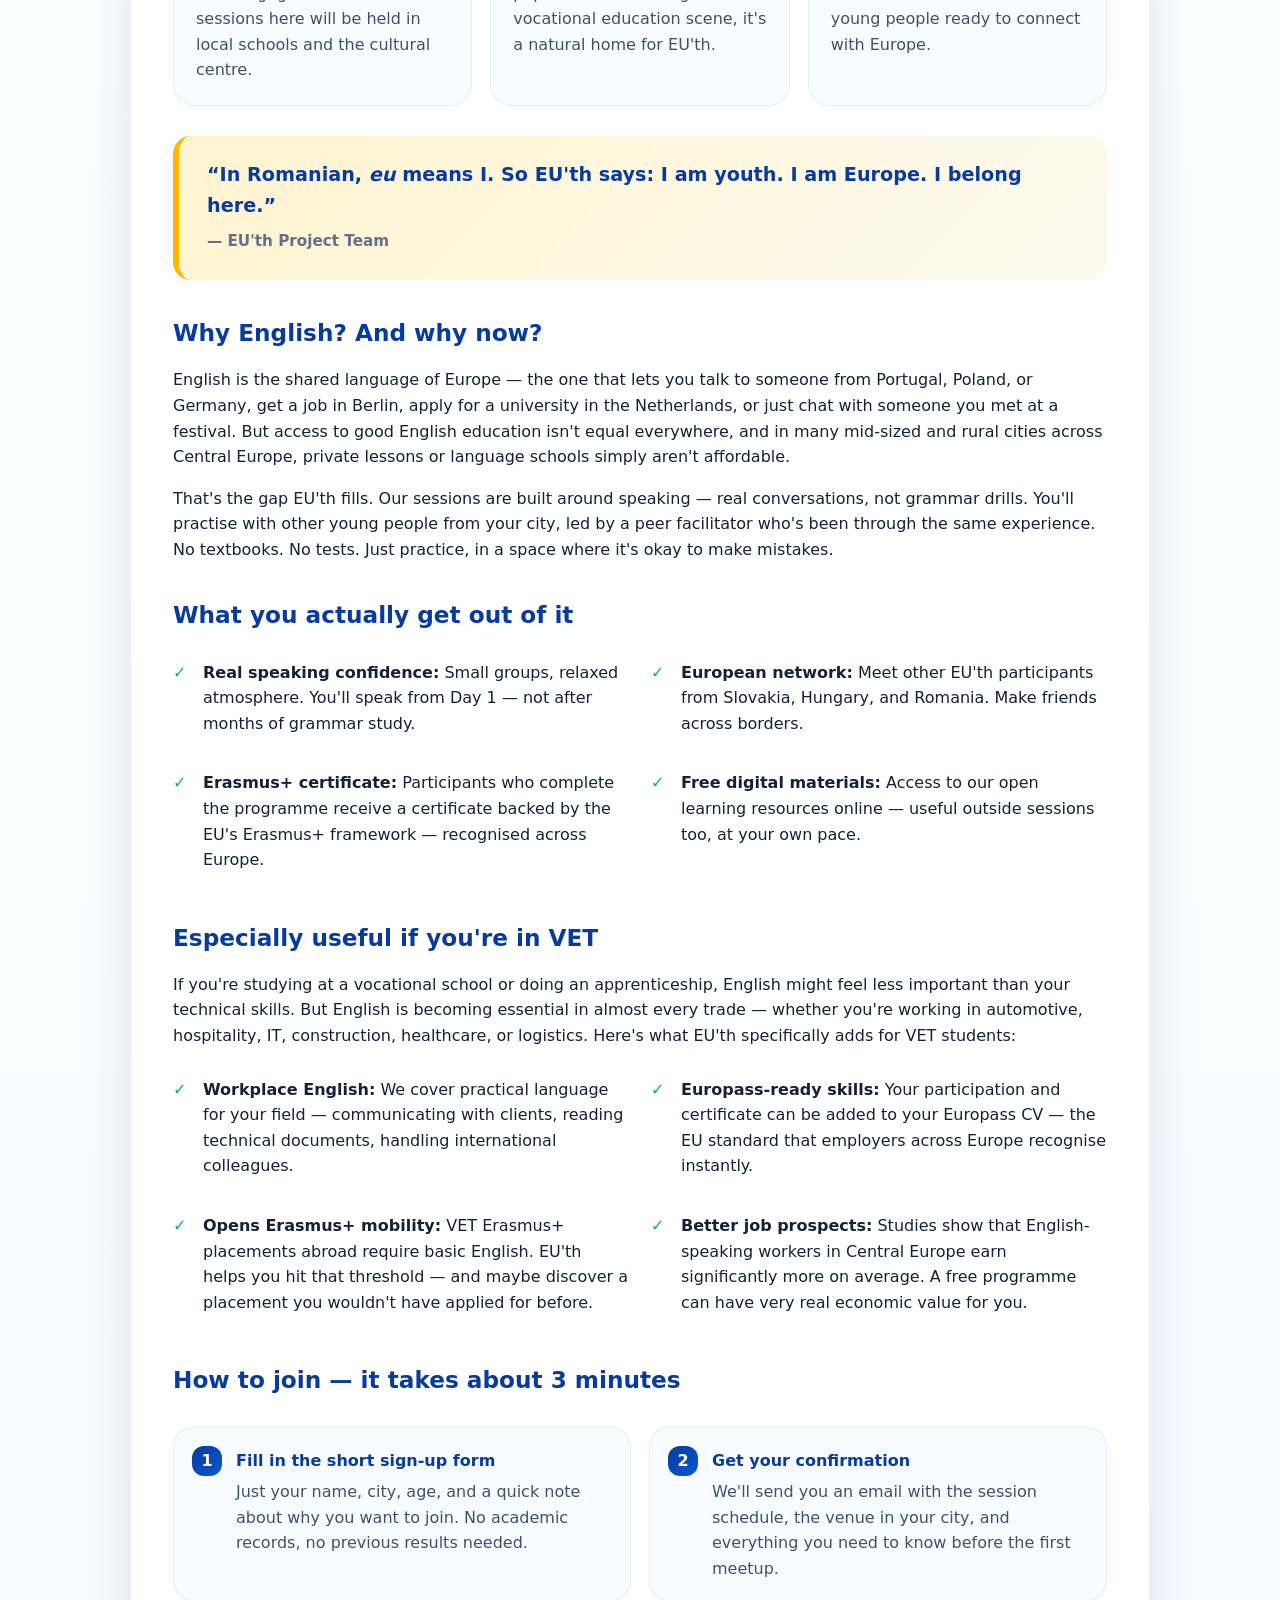
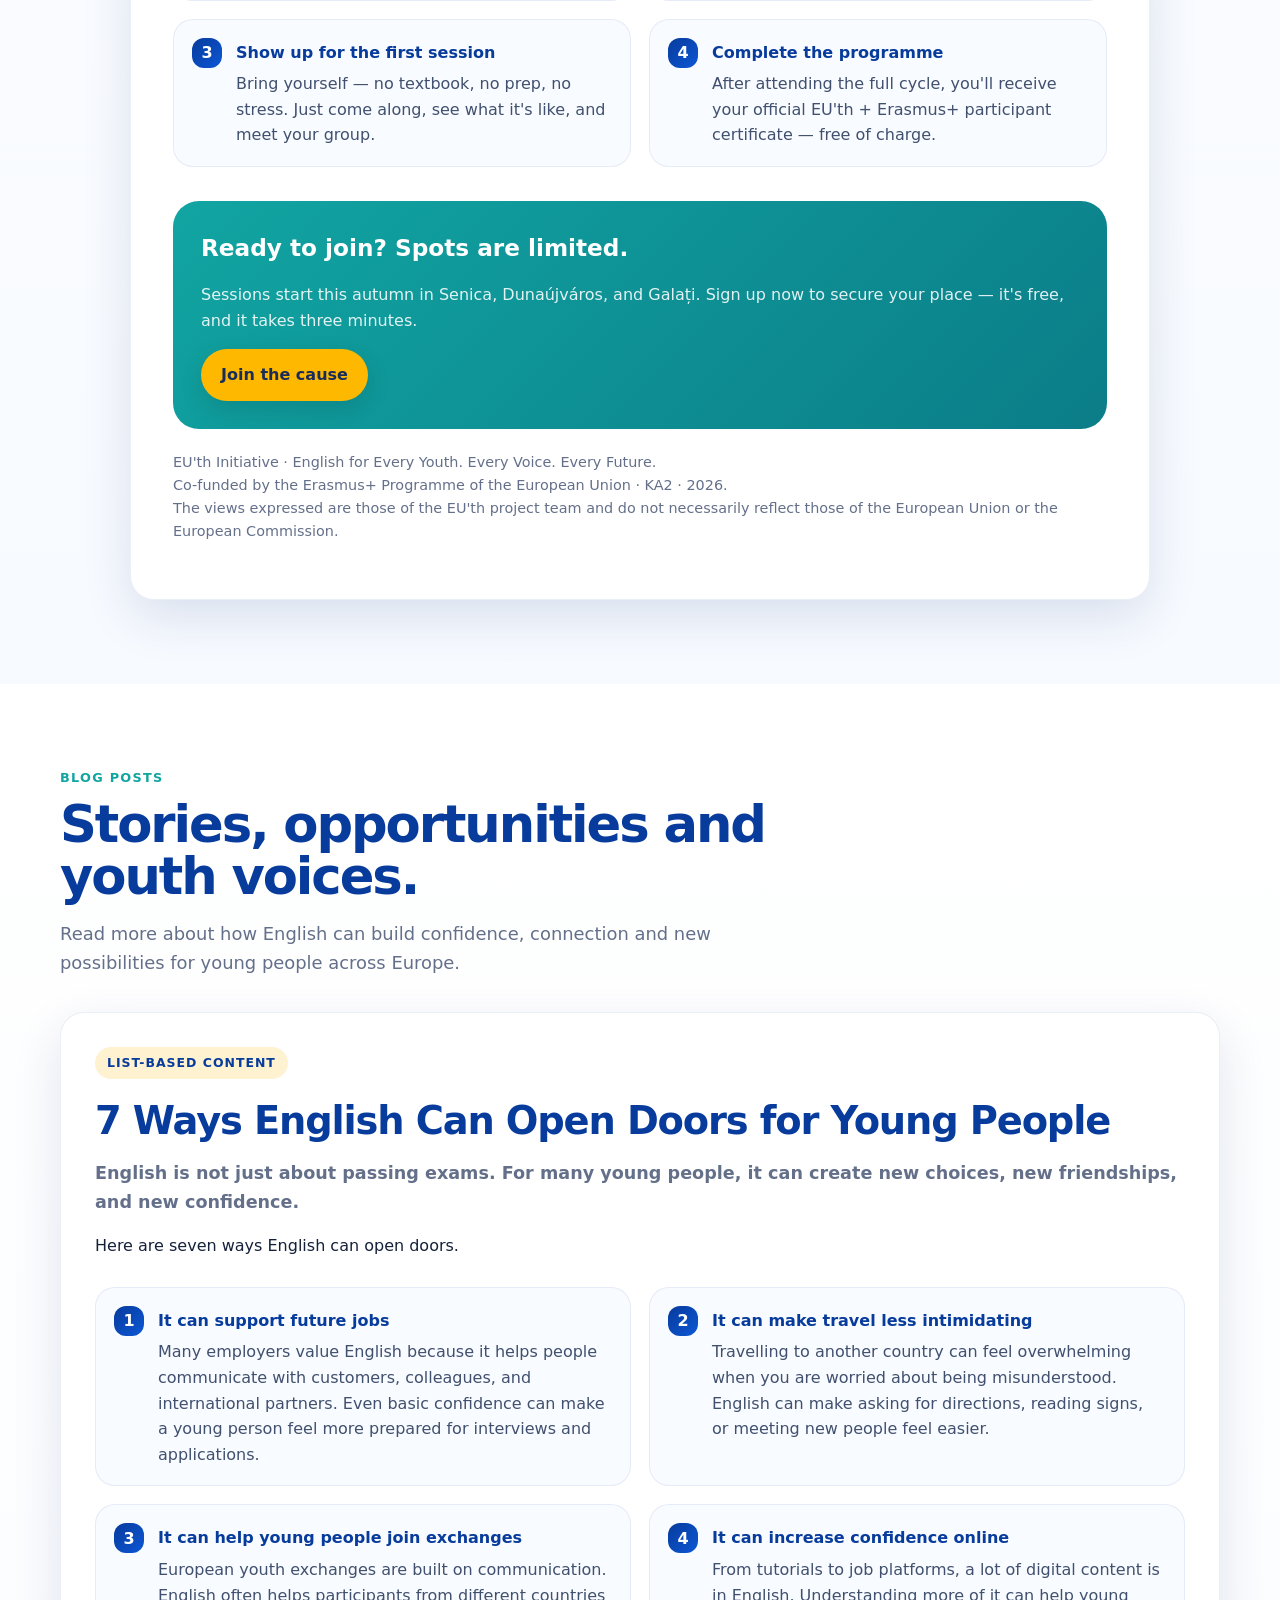
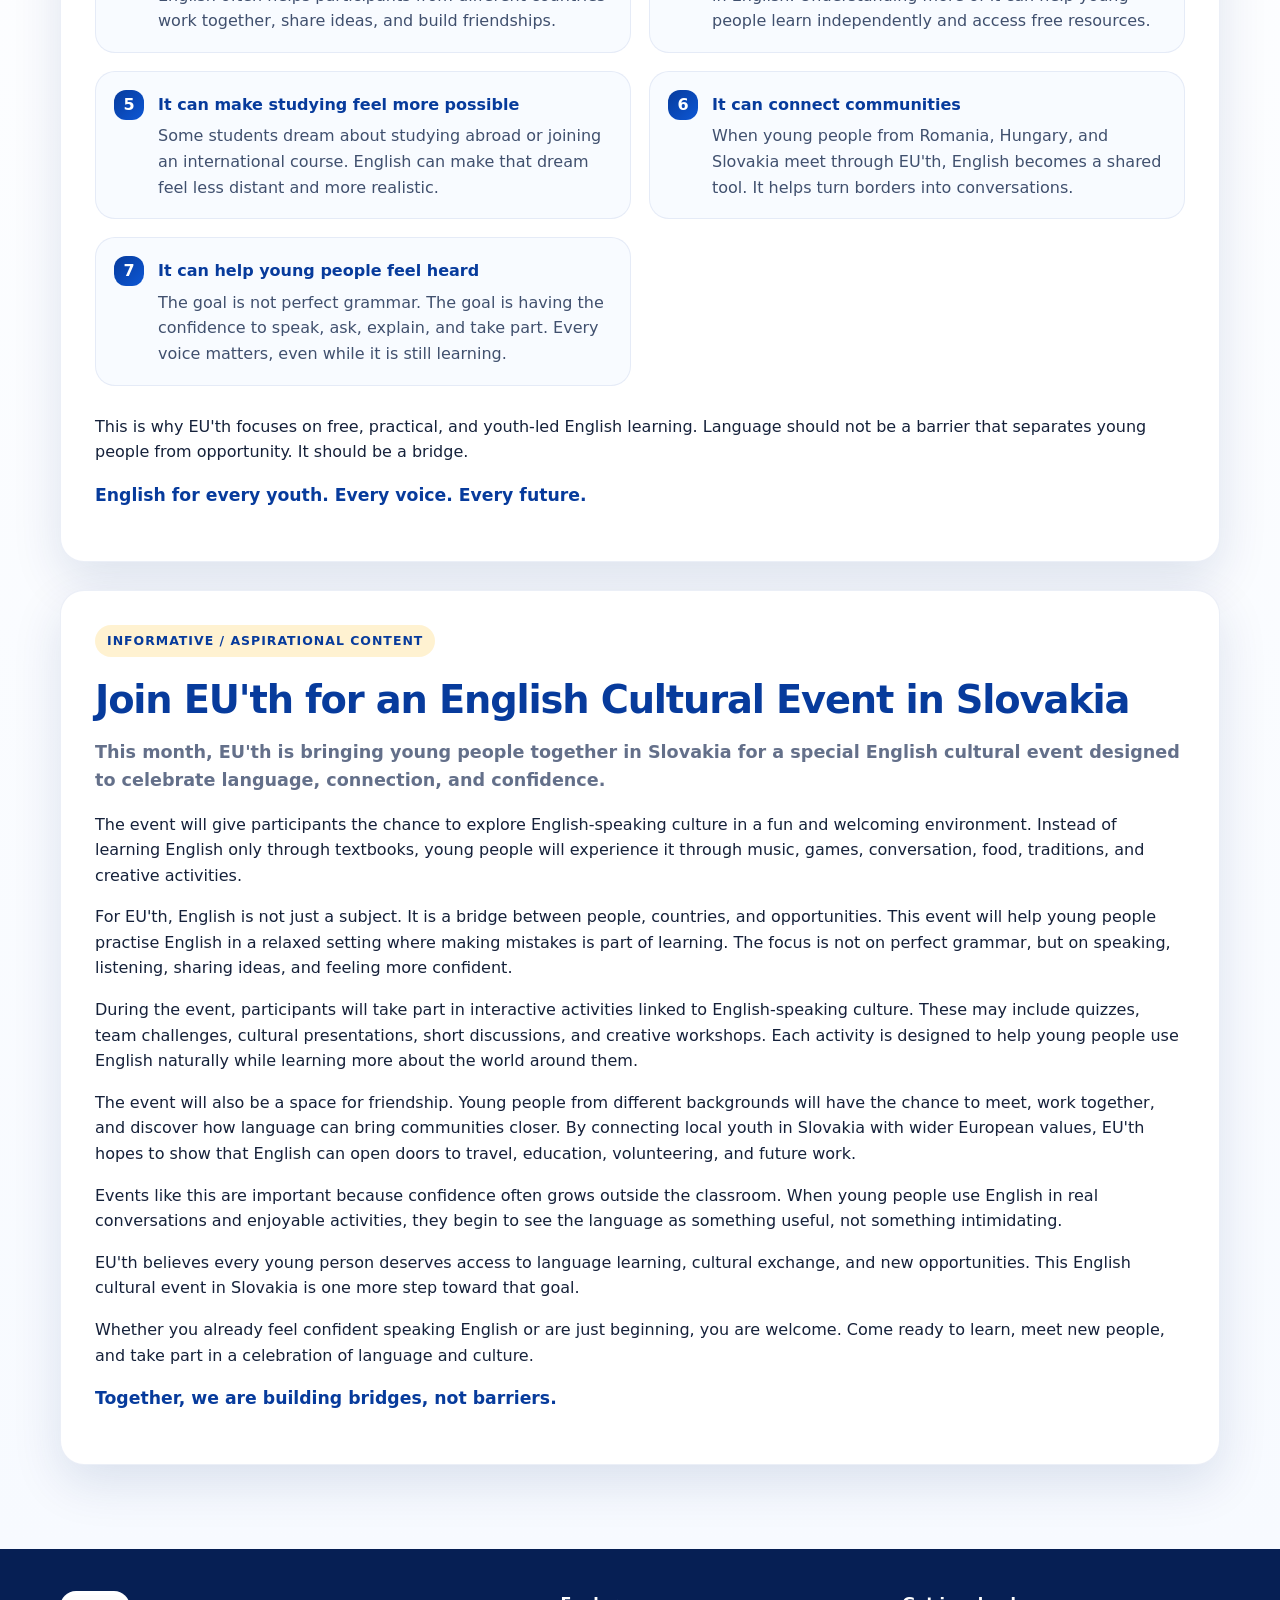
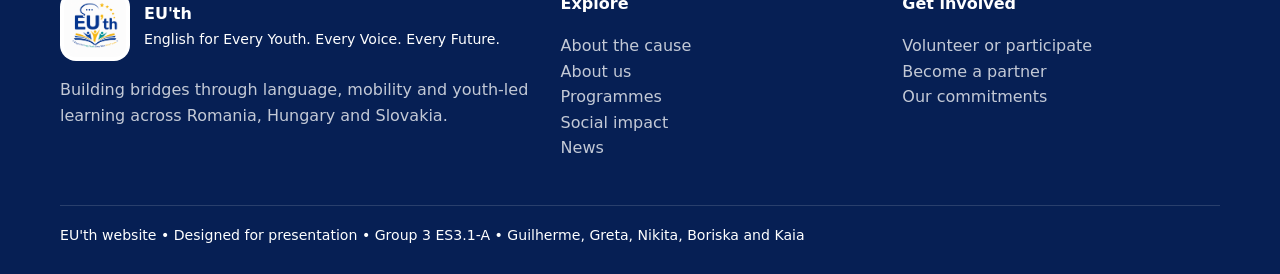
<file: news.html>
<!doctype html>
<html lang="en">
<head>
<meta charset="utf-8">
<meta name="viewport" content="width=device-width,initial-scale=1">
<title>News | EU'th</title>
<meta name="description" content="Latest EU'th news, event updates and youth-focused blog posts.">
<link rel="stylesheet" href="assets/styles.css">
</head>
<body>

<header class="site-header">
  <div class="container nav-wrap">
    <a class="brand" href="index.html">
      <img src="assets/euth-logo.png" alt="EU'th logo">
      <div class="brand-text">
        <strong>EU'th</strong>
        <span>English for Every Youth. Every Voice. Every Future.</span>
      </div>
    </a>
    <button class="menu-toggle" aria-label="Open menu">☰</button>
    <nav>
      <a href="about.html">About</a>
      <a href="about-us.html">About Us</a>
      <a href="programmes.html">Programmes</a>
      <a href="impact.html">Impact</a>
      <a href="sustainability.html">Sustainability</a>
      <a href="partners.html">Partners</a>
      <a href="news.html">News</a>
      <a href="join.html">Join the cause</a>
    </nav>
  </div>
</header>

<main>
<section class="page-hero"><div class="container">
  <div class="mini-brand"><img src="assets/euth-logo.png" alt="EU'th logo"><div><strong>EU'th</strong><br>English for Every Youth. Every Voice. Every Future.</div></div>
  <div class="eyebrow" style="color:#ffd55c">News</div>
  <h1>Latest updates, events and blog posts.</h1>
  <p>Follow EU'th launch news, cultural events and stories about how English can build confidence, connection and opportunity.</p>
</div></section>

<section class="news-feature">
  <div class="container">
    <article class="blog-post card reveal news-article">
      <div class="blog-meta">NEW · JUNE 2026</div>
      <h3>We're coming to your city — and it's completely free.</h3>
      <p class="blog-intro">EU'th is launching in Senica, Dunaújváros, and Galați this autumn. Free English sessions, real people, zero paperwork.</p>

      <div class="news-facts">
        <span>📍 Senica · Dunaújváros · Galați</span>
        <span>🗓 Autumn 2026</span>
        <span>🎓 Ages 15–25</span>
        <span>💶 100% free</span>
      </div>

      <p>Maybe you've been wanting to improve your English for a while. Maybe you need it for work, for travel, or just to finally understand what people are saying in that YouTube video. Whatever the reason — EU'th is here, it's real, and it's coming to your neighbourhood.</p>
      <p>EU'th (short for European Youth) is a community project co-funded by the Erasmus+ Programme. We run free, relaxed English sessions for young people aged 15 to 25 — led by peer facilitators, held in local spaces like schools and youth centres, and designed without the stress of grades or tests. Think of it less like a class and more like a regular meetup where the language you practise is English.</p>
      <p>This autumn, we're opening our doors in three new cities: Senica in Slovakia, Dunaújváros in Hungary, and Galați in Romania. Each city was chosen because of its active youth scene and community spirit — and because we believe every young person deserves access to the language that opens doors across Europe, regardless of where they grow up.</p>

      <h4>Your city. Your sessions.</h4>
      <div class="city-grid">
        <div class="city-card"><strong>Senica (Slovakia)</strong><p>A lively town in western Slovakia with a strong youth community and a culture of civic engagement. Our sessions here will be held in local schools and the cultural centre.</p></div>
        <div class="city-card"><strong>Dunaújváros (Hungary)</strong><p>A city on the Danube known for its university and industrial heritage. With a young population and strong vocational education scene, it's a natural home for EU'th.</p></div>
        <div class="city-card"><strong>Galați (Romania)</strong><p>A port city on the Danube, Galați is one of Romania's most historically rich cities. It's also home to tens of thousands of young people ready to connect with Europe.</p></div>
      </div>

      <blockquote class="news-quote">“In Romanian, <em>eu</em> means I. So EU'th says: I am youth. I am Europe. I belong here.”<br><span>— EU'th Project Team</span></blockquote>

      <h4>Why English? And why now?</h4>
      <p>English is the shared language of Europe — the one that lets you talk to someone from Portugal, Poland, or Germany, get a job in Berlin, apply for a university in the Netherlands, or just chat with someone you met at a festival. But access to good English education isn't equal everywhere, and in many mid-sized and rural cities across Central Europe, private lessons or language schools simply aren't affordable.</p>
      <p>That's the gap EU'th fills. Our sessions are built around speaking — real conversations, not grammar drills. You'll practise with other young people from your city, led by a peer facilitator who's been through the same experience. No textbooks. No tests. Just practice, in a space where it's okay to make mistakes.</p>

      <h4>What you actually get out of it</h4>
      <ul class="list-check news-list">
        <li><strong>Real speaking confidence:</strong> Small groups, relaxed atmosphere. You'll speak from Day 1 — not after months of grammar study.</li>
        <li><strong>European network:</strong> Meet other EU'th participants from Slovakia, Hungary, and Romania. Make friends across borders.</li>
        <li><strong>Erasmus+ certificate:</strong> Participants who complete the programme receive a certificate backed by the EU's Erasmus+ framework — recognised across Europe.</li>
        <li><strong>Free digital materials:</strong> Access to our open learning resources online — useful outside sessions too, at your own pace.</li>
      </ul>

      <h4>Especially useful if you're in VET</h4>
      <p>If you're studying at a vocational school or doing an apprenticeship, English might feel less important than your technical skills. But English is becoming essential in almost every trade — whether you're working in automotive, hospitality, IT, construction, healthcare, or logistics. Here's what EU'th specifically adds for VET students:</p>
      <ul class="list-check news-list">
        <li><strong>Workplace English:</strong> We cover practical language for your field — communicating with clients, reading technical documents, handling international colleagues.</li>
        <li><strong>Europass-ready skills:</strong> Your participation and certificate can be added to your Europass CV — the EU standard that employers across Europe recognise instantly.</li>
        <li><strong>Opens Erasmus+ mobility:</strong> VET Erasmus+ placements abroad require basic English. EU'th helps you hit that threshold — and maybe discover a placement you wouldn't have applied for before.</li>
        <li><strong>Better job prospects:</strong> Studies show that English-speaking workers in Central Europe earn significantly more on average. A free programme can have very real economic value for you.</li>
      </ul>

      <h4>How to join — it takes about 3 minutes</h4>
      <ol class="blog-list news-steps">
        <li><strong>Fill in the short sign-up form</strong><p>Just your name, city, age, and a quick note about why you want to join. No academic records, no previous results needed.</p></li>
        <li><strong>Get your confirmation</strong><p>We'll send you an email with the session schedule, the venue in your city, and everything you need to know before the first meetup.</p></li>
        <li><strong>Show up for the first session</strong><p>Bring yourself — no textbook, no prep, no stress. Just come along, see what it's like, and meet your group.</p></li>
        <li><strong>Complete the programme</strong><p>After attending the full cycle, you'll receive your official EU'th + Erasmus+ participant certificate — free of charge.</p></li>
      </ol>

      <div class="news-cta">
        <h4>Ready to join? Spots are limited.</h4>
        <p>Sessions start this autumn in Senica, Dunaújváros, and Galați. Sign up now to secure your place — it's free, and it takes three minutes.</p>
        <a class="btn btn-primary" href="join.html">Join the cause</a>
      </div>
      <p class="news-disclaimer">EU'th Initiative · English for Every Youth. Every Voice. Every Future.<br>Co-funded by the Erasmus+ Programme of the European Union · KA2 · 2026.<br>The views expressed are those of the EU'th project team and do not necessarily reflect those of the European Union or the European Commission.</p>
    </article>
  </div>
</section>

<section id="blog" class="blog-section">
  <div class="container">
    <div class="section-head reveal">
      <div class="eyebrow">Blog posts</div>
      <h2>Stories, opportunities and youth voices.</h2>
      <p class="lead">Read more about how English can build confidence, connection and new possibilities for young people across Europe.</p>
    </div>

    <div class="blog-stack">
      <article class="blog-post card reveal">
        <div class="blog-meta">List-Based Content</div>
        <h3>7 Ways English Can Open Doors for Young People</h3>
        <p class="blog-intro">English is not just about passing exams. For many young people, it can create new choices, new friendships, and new confidence.</p>
        <p>Here are seven ways English can open doors.</p>

        <ol class="blog-list">
          <li>
            <strong>It can support future jobs</strong>
            <p>Many employers value English because it helps people communicate with customers, colleagues, and international partners. Even basic confidence can make a young person feel more prepared for interviews and applications.</p>
          </li>
          <li>
            <strong>It can make travel less intimidating</strong>
            <p>Travelling to another country can feel overwhelming when you are worried about being misunderstood. English can make asking for directions, reading signs, or meeting new people feel easier.</p>
          </li>
          <li>
            <strong>It can help young people join exchanges</strong>
            <p>European youth exchanges are built on communication. English often helps participants from different countries work together, share ideas, and build friendships.</p>
          </li>
          <li>
            <strong>It can increase confidence online</strong>
            <p>From tutorials to job platforms, a lot of digital content is in English. Understanding more of it can help young people learn independently and access free resources.</p>
          </li>
          <li>
            <strong>It can make studying feel more possible</strong>
            <p>Some students dream about studying abroad or joining an international course. English can make that dream feel less distant and more realistic.</p>
          </li>
          <li>
            <strong>It can connect communities</strong>
            <p>When young people from Romania, Hungary, and Slovakia meet through EU'th, English becomes a shared tool. It helps turn borders into conversations.</p>
          </li>
          <li>
            <strong>It can help young people feel heard</strong>
            <p>The goal is not perfect grammar. The goal is having the confidence to speak, ask, explain, and take part. Every voice matters, even while it is still learning.</p>
          </li>
        </ol>

        <p>This is why EU'th focuses on free, practical, and youth-led English learning. Language should not be a barrier that separates young people from opportunity. It should be a bridge.</p>
        <p class="blog-signoff">English for every youth. Every voice. Every future.</p>
      </article>

      <article class="blog-post card reveal">
        <div class="blog-meta">Informative / Aspirational Content</div>
        <h3>Join EU'th for an English Cultural Event in Slovakia</h3>
        <p class="blog-intro">This month, EU'th is bringing young people together in Slovakia for a special English cultural event designed to celebrate language, connection, and confidence.</p>
        <p>The event will give participants the chance to explore English-speaking culture in a fun and welcoming environment. Instead of learning English only through textbooks, young people will experience it through music, games, conversation, food, traditions, and creative activities.</p>
        <p>For EU'th, English is not just a subject. It is a bridge between people, countries, and opportunities. This event will help young people practise English in a relaxed setting where making mistakes is part of learning. The focus is not on perfect grammar, but on speaking, listening, sharing ideas, and feeling more confident.</p>
        <p>During the event, participants will take part in interactive activities linked to English-speaking culture. These may include quizzes, team challenges, cultural presentations, short discussions, and creative workshops. Each activity is designed to help young people use English naturally while learning more about the world around them.</p>
        <p>The event will also be a space for friendship. Young people from different backgrounds will have the chance to meet, work together, and discover how language can bring communities closer. By connecting local youth in Slovakia with wider European values, EU'th hopes to show that English can open doors to travel, education, volunteering, and future work.</p>
        <p>Events like this are important because confidence often grows outside the classroom. When young people use English in real conversations and enjoyable activities, they begin to see the language as something useful, not something intimidating.</p>
        <p>EU'th believes every young person deserves access to language learning, cultural exchange, and new opportunities. This English cultural event in Slovakia is one more step toward that goal.</p>
        <p>Whether you already feel confident speaking English or are just beginning, you are welcome. Come ready to learn, meet new people, and take part in a celebration of language and culture.</p>
        <p class="blog-signoff">Together, we are building bridges, not barriers.</p>
      </article>
    </div>
  </div>
</section>
</main>

<footer>
  <div class="container footer-grid">
    <div>
      <div class="footer-logo">
        <img src="assets/euth-logo.png" alt="EU'th logo">
        <div><strong>EU'th</strong><br><span class="small">English for Every Youth. Every Voice. Every Future.</span></div>
      </div>
      <p>Building bridges through language, mobility and youth-led learning across Romania, Hungary and Slovakia.</p>
    </div>
    <div><strong>Explore</strong><p><a href="about.html">About the cause</a><br><a href="about-us.html">About us</a><br><a href="programmes.html">Programmes</a><br><a href="impact.html">Social impact</a><br><a href="news.html">News</a></p></div>
    <div><strong>Get involved</strong><p><a href="join.html">Volunteer or participate</a><br><a href="partners.html">Become a partner</a><br><a href="sustainability.html">Our commitments</a></p></div>
  </div>
  <div class="container small" style="margin-top:28px;border-top:1px solid rgba(255,255,255,.14);padding-top:18px">EU'th website • Designed for presentation • Group 3 ES3.1-A • Guilherme, Greta, Nikita, Boriska and Kaia</div>
</footer>

<script src="assets/main.js"></script>
</body>
</html>
</file>
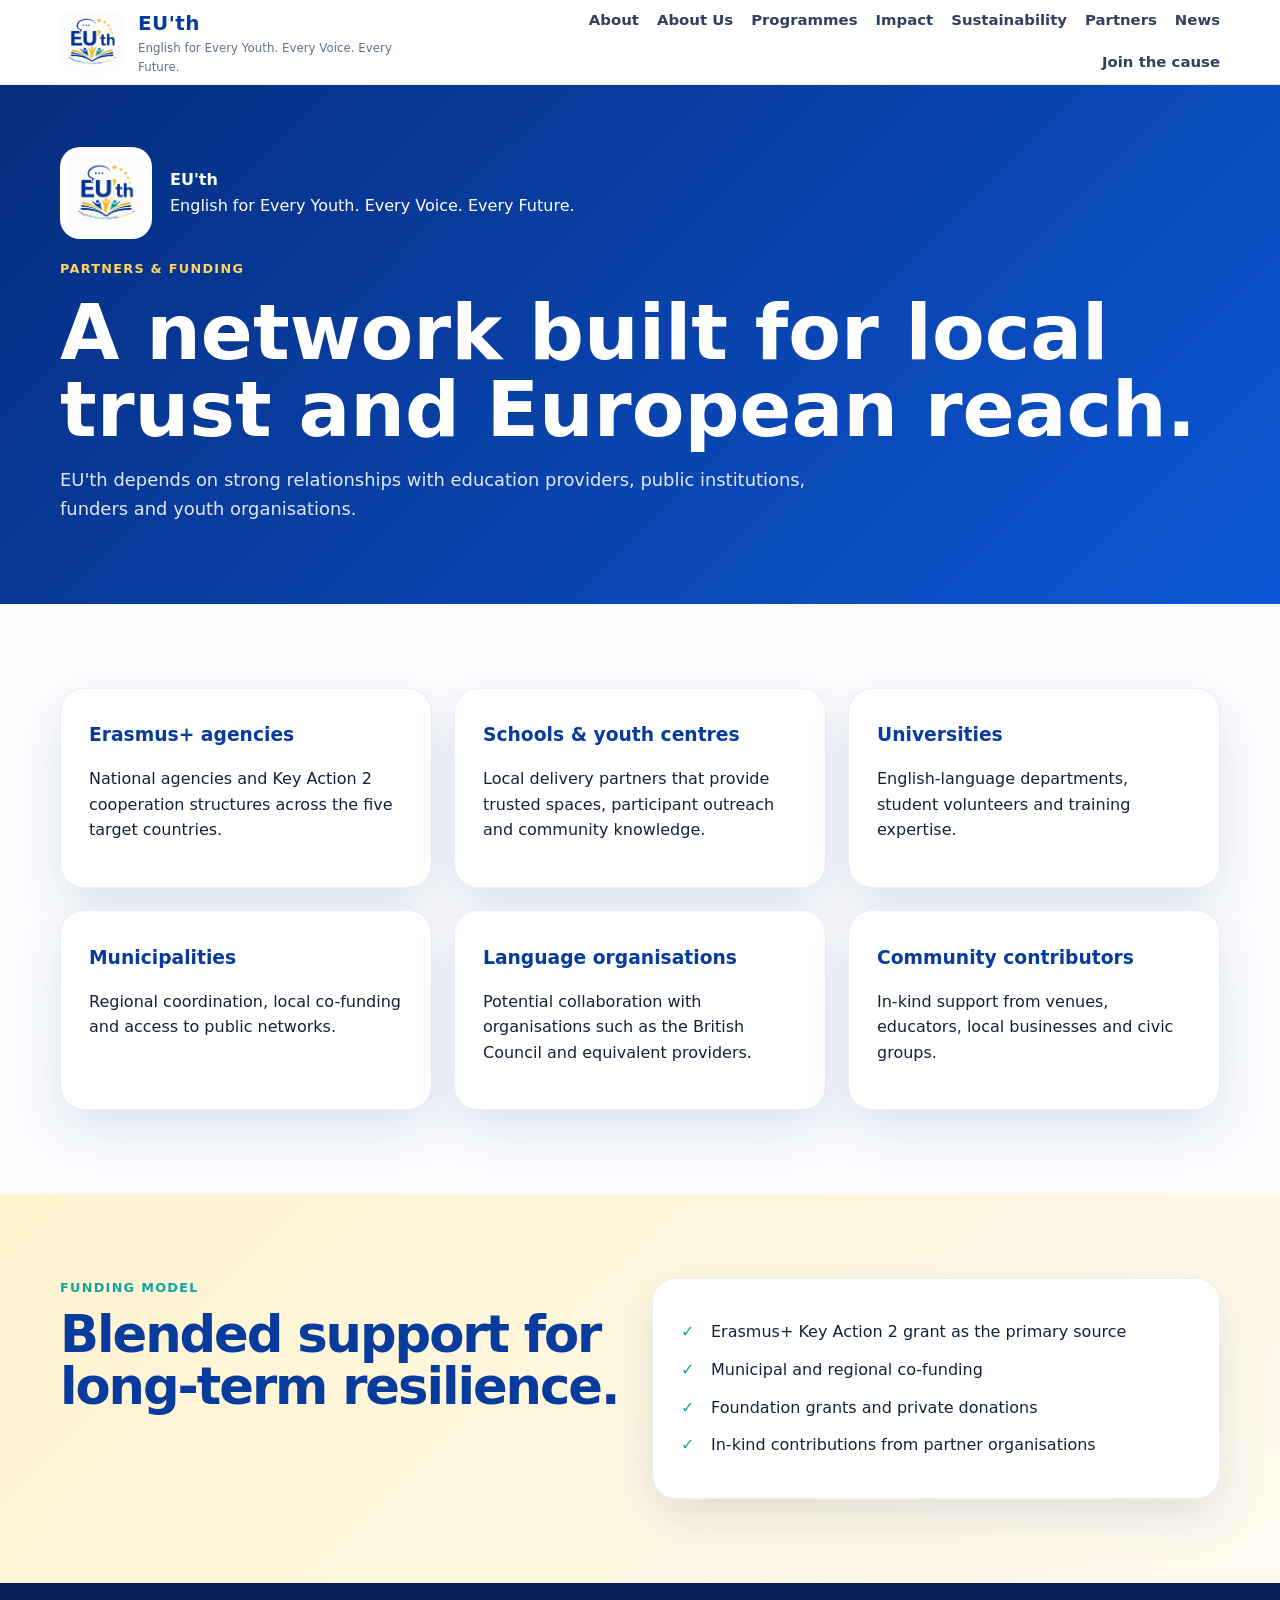
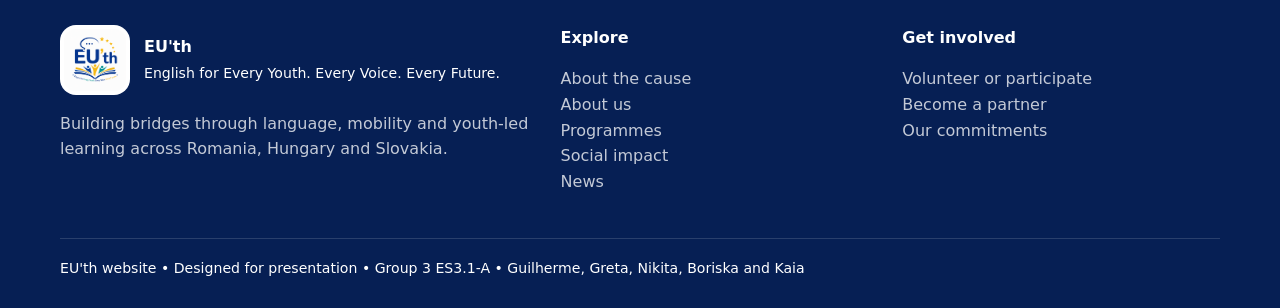
<file: partners.html>
<!doctype html>
<html lang="en">
<head>
<meta charset="utf-8">
<meta name="viewport" content="width=device-width,initial-scale=1">
<title>Partners | EU'th</title>
<meta name="description" content="EU'th — English for Every Youth. Every Voice. Every Future.">
<link rel="stylesheet" href="assets/styles.css">
</head>
<body>

<header class="site-header">
  <div class="container nav-wrap">
    <a class="brand" href="index.html">
      <img src="assets/euth-logo.png" alt="EU'th logo">
      <div class="brand-text">
        <strong>EU'th</strong>
        <span>English for Every Youth. Every Voice. Every Future.</span>
      </div>
    </a>
    <button class="menu-toggle" aria-label="Open menu">☰</button>
    <nav>
      <a href="about.html">About</a>
      <a href="about-us.html">About Us</a>
      <a href="programmes.html">Programmes</a>
      <a href="impact.html">Impact</a>
      <a href="sustainability.html">Sustainability</a>
      <a href="partners.html">Partners</a>
      <a href="news.html">News</a>
      <a href="join.html">Join the cause</a>
    </nav>
  </div>
</header>


<main>
<section class="page-hero"><div class="container">
  <div class="mini-brand"><img src="assets/euth-logo.png" alt="EU'th logo"><div><strong>EU'th</strong><br>English for Every Youth. Every Voice. Every Future.</div></div>
  <div class="eyebrow" style="color:#ffd55c">Partners & funding</div>
  <h1>A network built for local trust and European reach.</h1>
  <p>EU'th depends on strong relationships with education providers, public institutions, funders and youth organisations.</p>
</div></section>
<section><div class="container">
  <div class="grid-3">
    <div class="card reveal"><h3>Erasmus+ agencies</h3><p>National agencies and Key Action 2 cooperation structures across the five target countries.</p></div>
    <div class="card reveal"><h3>Schools & youth centres</h3><p>Local delivery partners that provide trusted spaces, participant outreach and community knowledge.</p></div>
    <div class="card reveal"><h3>Universities</h3><p>English-language departments, student volunteers and training expertise.</p></div>
    <div class="card reveal"><h3>Municipalities</h3><p>Regional coordination, local co-funding and access to public networks.</p></div>
    <div class="card reveal"><h3>Language organisations</h3><p>Potential collaboration with organisations such as the British Council and equivalent providers.</p></div>
    <div class="card reveal"><h3>Community contributors</h3><p>In-kind support from venues, educators, local businesses and civic groups.</p></div>
  </div>
</div></section>
<section class="band"><div class="container grid-2">
  <div class="reveal"><div class="eyebrow">Funding model</div><h2>Blended support for long-term resilience.</h2></div>
  <div class="card reveal"><ul class="list-check"><li>Erasmus+ Key Action 2 grant as the primary source</li><li>Municipal and regional co-funding</li><li>Foundation grants and private donations</li><li>In-kind contributions from partner organisations</li></ul></div>
</div></section>
</main>


<footer>
  <div class="container footer-grid">
    <div>
      <div class="footer-logo">
        <img src="assets/euth-logo.png" alt="EU'th logo">
        <div><strong>EU'th</strong><br><span class="small">English for Every Youth. Every Voice. Every Future.</span></div>
      </div>
      <p>Building bridges through language, mobility and youth-led learning across Romania, Hungary and Slovakia.</p>
    </div>
    <div><strong>Explore</strong><p><a href="about.html">About the cause</a><br><a href="about-us.html">About us</a><br><a href="programmes.html">Programmes</a><br><a href="impact.html">Social impact</a><br><a href="news.html">News</a></p></div>
    <div><strong>Get involved</strong><p><a href="join.html">Volunteer or participate</a><br><a href="partners.html">Become a partner</a><br><a href="sustainability.html">Our commitments</a></p></div>
  </div>
  <div class="container small" style="margin-top:28px;border-top:1px solid rgba(255,255,255,.14);padding-top:18px">EU'th website • Designed for presentation • Group 3 ES3.1-A • Guilherme, Greta, Nikita, Boriska and Kaia</div>
</footer>

<script src="assets/main.js"></script>
</body>
</html>
</file>
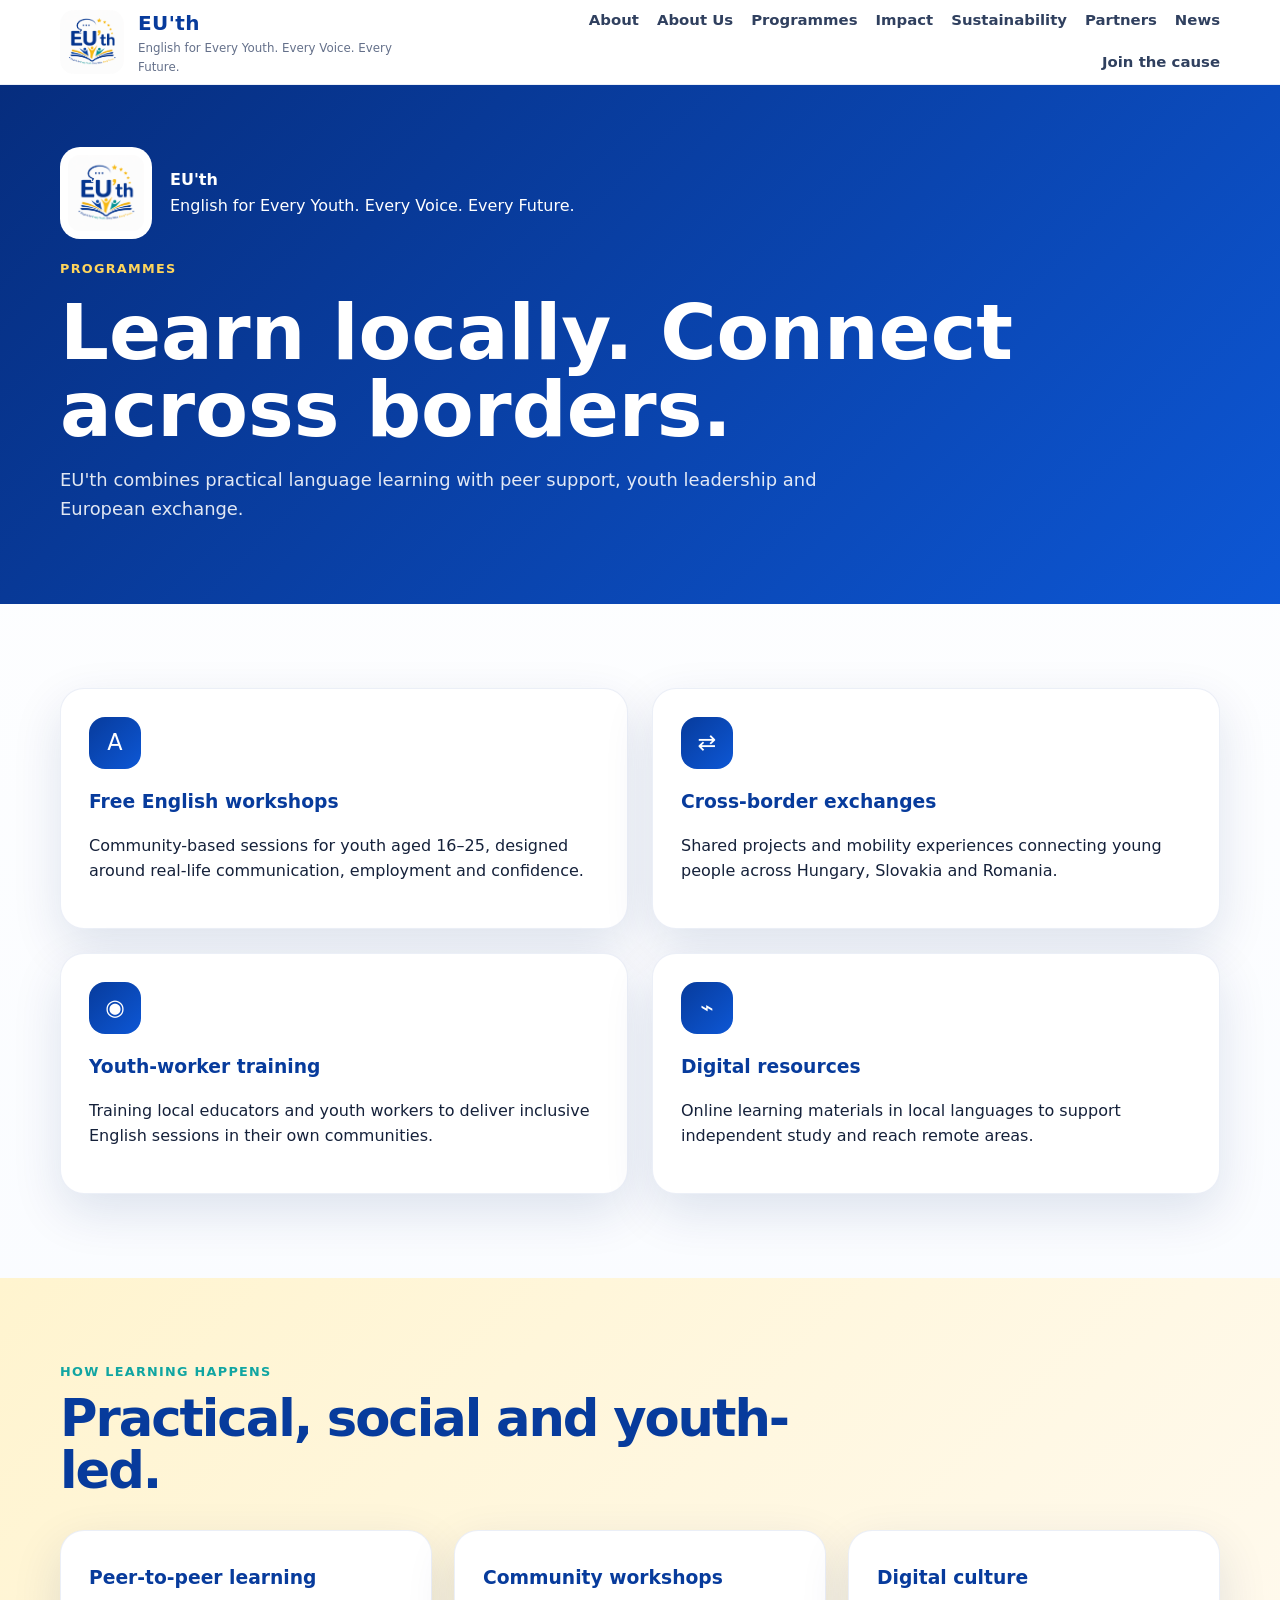
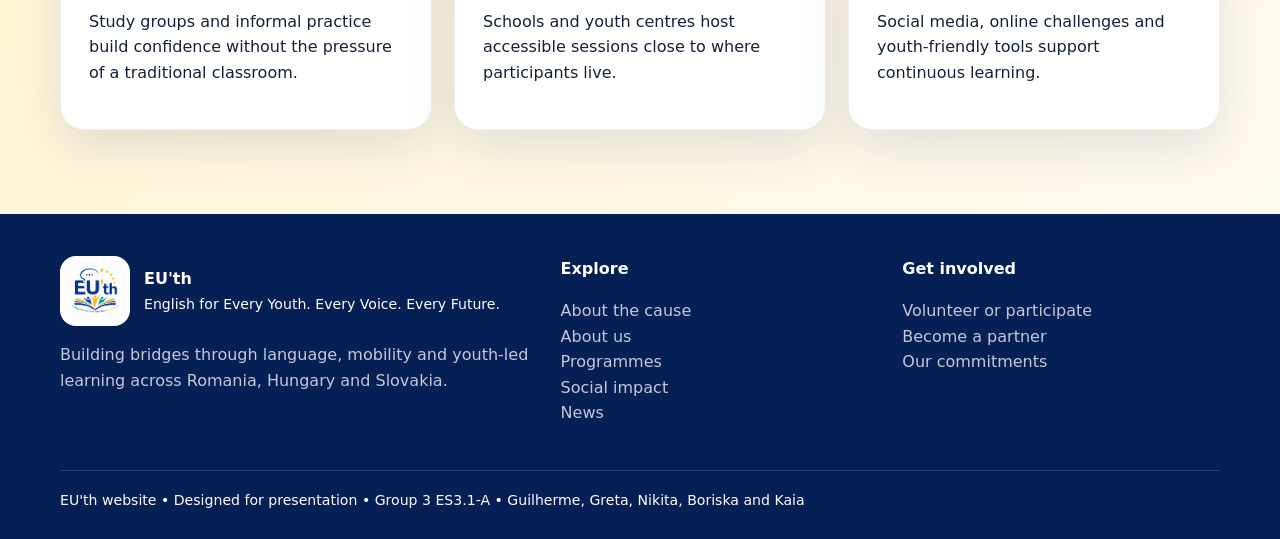
<file: programmes.html>
<!doctype html>
<html lang="en">
<head>
<meta charset="utf-8">
<meta name="viewport" content="width=device-width,initial-scale=1">
<title>Programmes | EU'th</title>
<meta name="description" content="EU'th — English for Every Youth. Every Voice. Every Future.">
<link rel="stylesheet" href="assets/styles.css">
</head>
<body>

<header class="site-header">
  <div class="container nav-wrap">
    <a class="brand" href="index.html">
      <img src="assets/euth-logo.png" alt="EU'th logo">
      <div class="brand-text">
        <strong>EU'th</strong>
        <span>English for Every Youth. Every Voice. Every Future.</span>
      </div>
    </a>
    <button class="menu-toggle" aria-label="Open menu">☰</button>
    <nav>
      <a href="about.html">About</a>
      <a href="about-us.html">About Us</a>
      <a href="programmes.html">Programmes</a>
      <a href="impact.html">Impact</a>
      <a href="sustainability.html">Sustainability</a>
      <a href="partners.html">Partners</a>
      <a href="news.html">News</a>
      <a href="join.html">Join the cause</a>
    </nav>
  </div>
</header>


<main>
<section class="page-hero"><div class="container">
  <div class="mini-brand"><img src="assets/euth-logo.png" alt="EU'th logo"><div><strong>EU'th</strong><br>English for Every Youth. Every Voice. Every Future.</div></div>
  <div class="eyebrow" style="color:#ffd55c">Programmes</div>
  <h1>Learn locally. Connect across borders.</h1>
  <p>EU'th combines practical language learning with peer support, youth leadership and European exchange.</p>
</div></section>
<section><div class="container">
  <div class="grid-2">
    <div class="card reveal"><div class="icon">A</div><h3>Free English workshops</h3><p>Community-based sessions for youth aged 16–25, designed around real-life communication, employment and confidence.</p></div>
    <div class="card reveal"><div class="icon">⇄</div><h3>Cross-border exchanges</h3><p>Shared projects and mobility experiences connecting young people across Hungary, Slovakia and Romania.</p></div>
    <div class="card reveal"><div class="icon">◉</div><h3>Youth-worker training</h3><p>Training local educators and youth workers to deliver inclusive English sessions in their own communities.</p></div>
    <div class="card reveal"><div class="icon">⌁</div><h3>Digital resources</h3><p>Online learning materials in local languages to support independent study and reach remote areas.</p></div>
  </div>
</div></section>
<section class="band"><div class="container">
  <div class="section-head reveal"><div class="eyebrow">How learning happens</div><h2>Practical, social and youth-led.</h2></div>
  <div class="grid-3">
    <div class="card reveal"><h3>Peer-to-peer learning</h3><p>Study groups and informal practice build confidence without the pressure of a traditional classroom.</p></div>
    <div class="card reveal"><h3>Community workshops</h3><p>Schools and youth centres host accessible sessions close to where participants live.</p></div>
    <div class="card reveal"><h3>Digital culture</h3><p>Social media, online challenges and youth-friendly tools support continuous learning.</p></div>
  </div>
</div></section>
</main>


<footer>
  <div class="container footer-grid">
    <div>
      <div class="footer-logo">
        <img src="assets/euth-logo.png" alt="EU'th logo">
        <div><strong>EU'th</strong><br><span class="small">English for Every Youth. Every Voice. Every Future.</span></div>
      </div>
      <p>Building bridges through language, mobility and youth-led learning across Romania, Hungary and Slovakia.</p>
    </div>
    <div><strong>Explore</strong><p><a href="about.html">About the cause</a><br><a href="about-us.html">About us</a><br><a href="programmes.html">Programmes</a><br><a href="impact.html">Social impact</a><br><a href="news.html">News</a></p></div>
    <div><strong>Get involved</strong><p><a href="join.html">Volunteer or participate</a><br><a href="partners.html">Become a partner</a><br><a href="sustainability.html">Our commitments</a></p></div>
  </div>
  <div class="container small" style="margin-top:28px;border-top:1px solid rgba(255,255,255,.14);padding-top:18px">EU'th website • Designed for presentation • Group 3 ES3.1-A • Guilherme, Greta, Nikita, Boriska and Kaia</div>
</footer>

<script src="assets/main.js"></script>
</body>
</html>
</file>
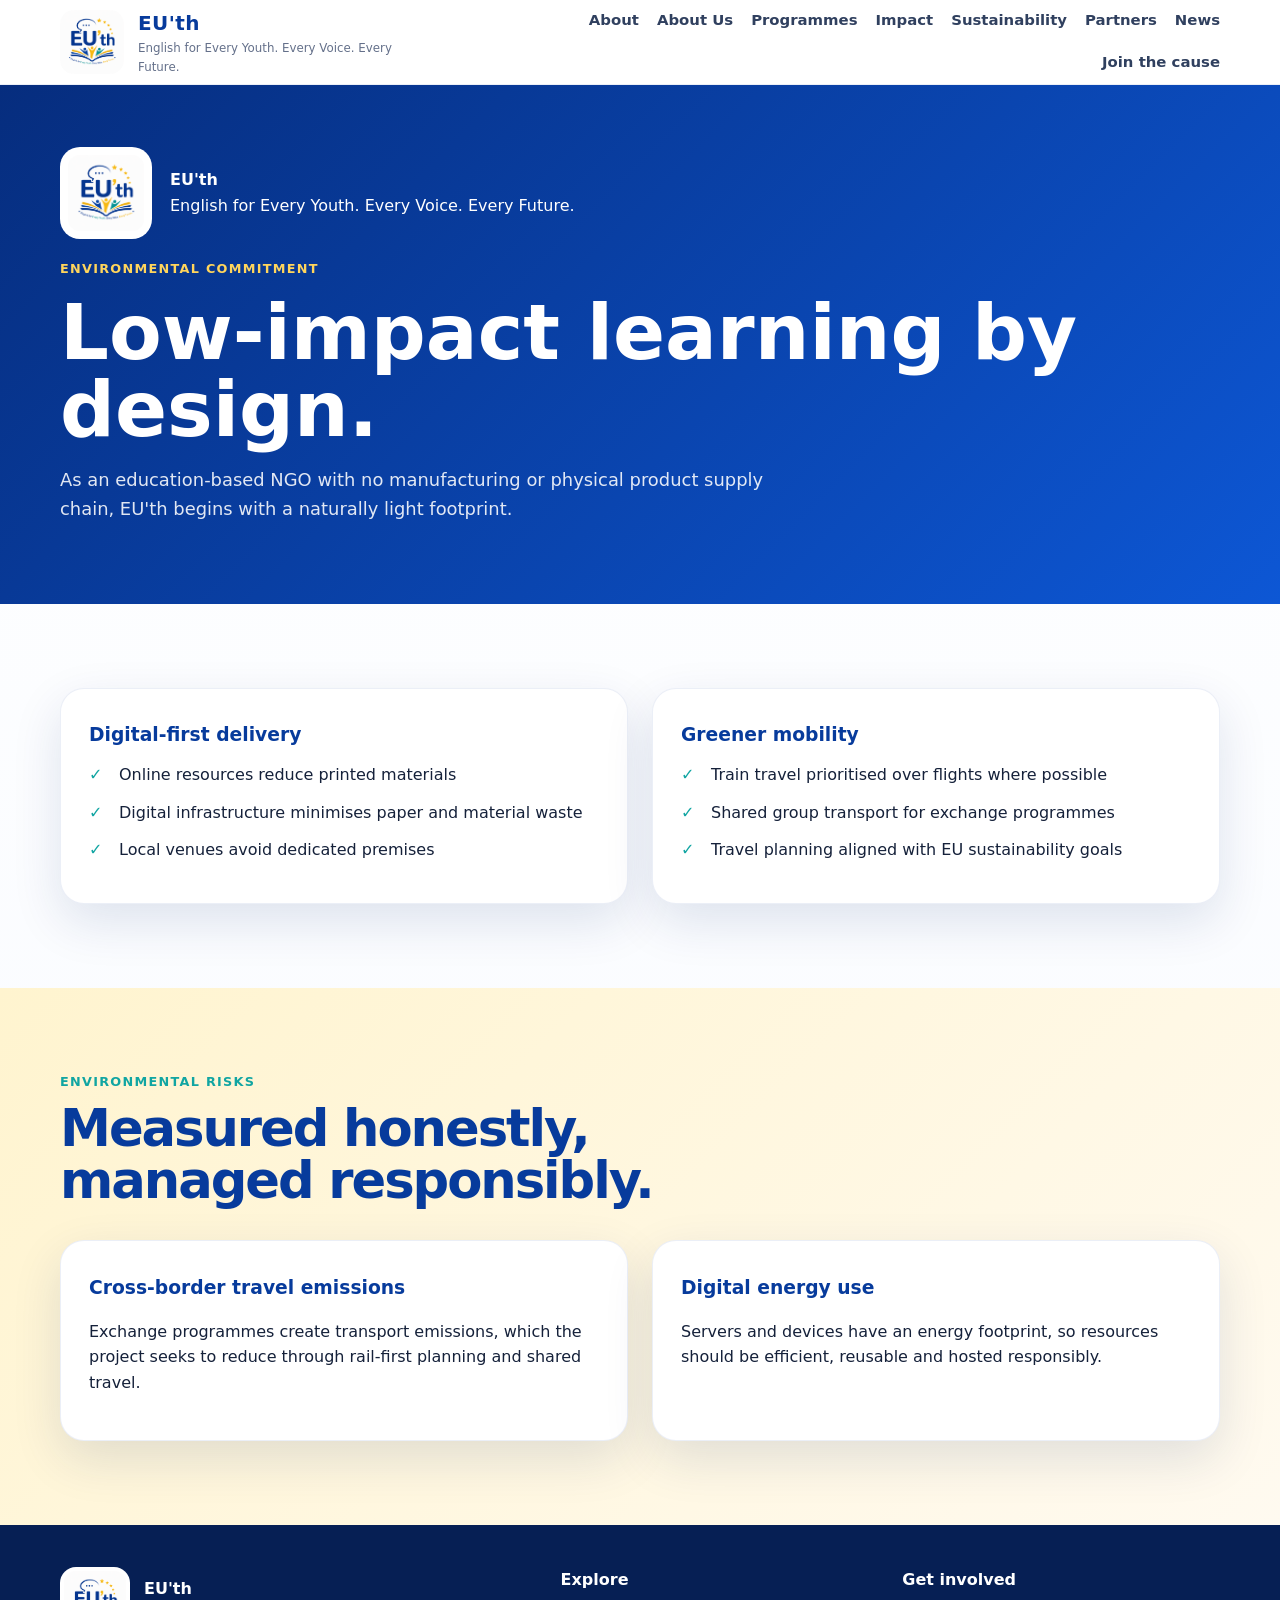
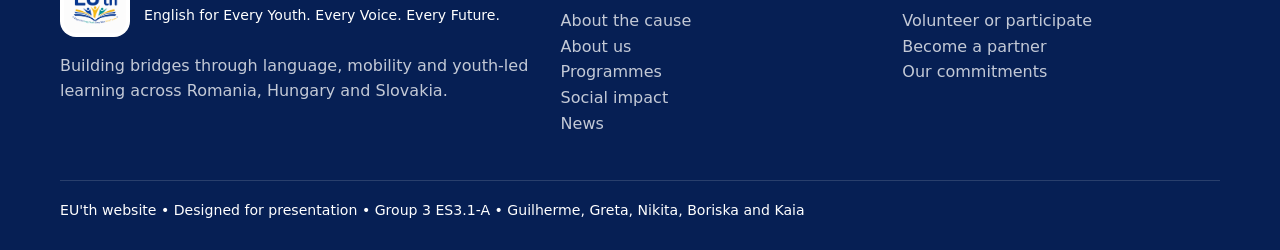
<file: sustainability.html>
<!doctype html>
<html lang="en">
<head>
<meta charset="utf-8">
<meta name="viewport" content="width=device-width,initial-scale=1">
<title>Sustainability | EU'th</title>
<meta name="description" content="EU'th — English for Every Youth. Every Voice. Every Future.">
<link rel="stylesheet" href="assets/styles.css">
</head>
<body>

<header class="site-header">
  <div class="container nav-wrap">
    <a class="brand" href="index.html">
      <img src="assets/euth-logo.png" alt="EU'th logo">
      <div class="brand-text">
        <strong>EU'th</strong>
        <span>English for Every Youth. Every Voice. Every Future.</span>
      </div>
    </a>
    <button class="menu-toggle" aria-label="Open menu">☰</button>
    <nav>
      <a href="about.html">About</a>
      <a href="about-us.html">About Us</a>
      <a href="programmes.html">Programmes</a>
      <a href="impact.html">Impact</a>
      <a href="sustainability.html">Sustainability</a>
      <a href="partners.html">Partners</a>
      <a href="news.html">News</a>
      <a href="join.html">Join the cause</a>
    </nav>
  </div>
</header>


<main>
<section class="page-hero"><div class="container">
  <div class="mini-brand"><img src="assets/euth-logo.png" alt="EU'th logo"><div><strong>EU'th</strong><br>English for Every Youth. Every Voice. Every Future.</div></div>
  <div class="eyebrow" style="color:#ffd55c">Environmental commitment</div>
  <h1>Low-impact learning by design.</h1>
  <p>As an education-based NGO with no manufacturing or physical product supply chain, EU'th begins with a naturally light footprint.</p>
</div></section>
<section><div class="container grid-2">
  <div class="card reveal"><h3>Digital-first delivery</h3><ul class="list-check"><li>Online resources reduce printed materials</li><li>Digital infrastructure minimises paper and material waste</li><li>Local venues avoid dedicated premises</li></ul></div>
  <div class="card reveal"><h3>Greener mobility</h3><ul class="list-check"><li>Train travel prioritised over flights where possible</li><li>Shared group transport for exchange programmes</li><li>Travel planning aligned with EU sustainability goals</li></ul></div>
</div></section>
<section class="band"><div class="container">
  <div class="section-head reveal"><div class="eyebrow">Environmental risks</div><h2>Measured honestly, managed responsibly.</h2></div>
  <div class="grid-2">
    <div class="card reveal"><h3>Cross-border travel emissions</h3><p>Exchange programmes create transport emissions, which the project seeks to reduce through rail-first planning and shared travel.</p></div>
    <div class="card reveal"><h3>Digital energy use</h3><p>Servers and devices have an energy footprint, so resources should be efficient, reusable and hosted responsibly.</p></div>
  </div>
</div></section>
</main>


<footer>
  <div class="container footer-grid">
    <div>
      <div class="footer-logo">
        <img src="assets/euth-logo.png" alt="EU'th logo">
        <div><strong>EU'th</strong><br><span class="small">English for Every Youth. Every Voice. Every Future.</span></div>
      </div>
      <p>Building bridges through language, mobility and youth-led learning across Romania, Hungary and Slovakia.</p>
    </div>
    <div><strong>Explore</strong><p><a href="about.html">About the cause</a><br><a href="about-us.html">About us</a><br><a href="programmes.html">Programmes</a><br><a href="impact.html">Social impact</a><br><a href="news.html">News</a></p></div>
    <div><strong>Get involved</strong><p><a href="join.html">Volunteer or participate</a><br><a href="partners.html">Become a partner</a><br><a href="sustainability.html">Our commitments</a></p></div>
  </div>
  <div class="container small" style="margin-top:28px;border-top:1px solid rgba(255,255,255,.14);padding-top:18px">EU'th website • Designed for presentation • Group 3 ES3.1-A • Guilherme, Greta, Nikita, Boriska and Kaia</div>
</footer>

<script src="assets/main.js"></script>
</body>
</html>
</file>
<file: assets/styles.css>
:root{
  --blue:#073b9c;
  --blue-2:#0d57d5;
  --gold:#ffb800;
  --teal:#11a5a2;
  --cream:#fffaf0;
  --ink:#15213a;
  --muted:#64708a;
  --white:#ffffff;
  --card:#ffffff;
  --shadow:0 18px 50px rgba(8,42,103,.12);
  --radius:24px;
}
*{box-sizing:border-box}
html{scroll-behavior:smooth}
body{
  margin:0;
  font-family:Inter, ui-sans-serif, system-ui, -apple-system, BlinkMacSystemFont, "Segoe UI", sans-serif;
  color:var(--ink);
  background:linear-gradient(180deg,#fff 0%,#f7faff 100%);
  line-height:1.6;
}
a{color:inherit;text-decoration:none}
img{max-width:100%;display:block}
.container{width:min(1160px,calc(100% - 40px));margin:auto}
.site-header{
  position:sticky;top:0;z-index:100;
  background:rgba(255,255,255,.9);
  backdrop-filter:blur(16px);
  border-bottom:1px solid rgba(7,59,156,.08);
}
.nav-wrap{display:flex;align-items:center;justify-content:space-between;min-height:84px;gap:24px}
.brand{display:flex;align-items:center;gap:14px;min-width:250px}
.brand img{width:64px;height:64px;object-fit:contain;border-radius:14px}
.brand-text strong{display:block;font-size:1.25rem;color:var(--blue);letter-spacing:.02em}
.brand-text span{display:block;font-size:.74rem;color:var(--muted)}
nav{display:flex;align-items:center;gap:18px;flex-wrap:wrap;justify-content:flex-end}
nav a{font-weight:700;font-size:.93rem;color:#30405f;position:relative}
nav a:after{content:"";position:absolute;left:0;bottom:-8px;width:0;height:3px;border-radius:3px;background:var(--gold);transition:.25s}
nav a:hover:after,nav a.active:after{width:100%}
.menu-toggle{display:none;border:0;background:var(--blue);color:white;border-radius:12px;padding:10px 13px;font-size:1.1rem}
.hero{
  position:relative;overflow:hidden;
  background:
    radial-gradient(circle at 85% 15%,rgba(255,184,0,.28),transparent 28%),
    radial-gradient(circle at 10% 80%,rgba(17,165,162,.2),transparent 30%),
    linear-gradient(135deg,#062d7e,#0d57d5 65%,#0a70c7);
  color:white;
  padding:90px 0 72px;
}
.hero:before{
  content:"";position:absolute;inset:0;opacity:.12;
  background-image:radial-gradient(#fff 1.2px,transparent 1.2px);
  background-size:24px 24px;
}
.hero-grid{position:relative;display:grid;grid-template-columns:1.1fr .9fr;gap:54px;align-items:center}
.kicker{display:inline-flex;align-items:center;gap:8px;padding:7px 12px;border-radius:999px;background:rgba(255,255,255,.12);font-weight:800;font-size:.82rem;letter-spacing:.08em;text-transform:uppercase}
.hero h1{font-size:clamp(3rem,7vw,6.8rem);line-height:.9;margin:.28em 0 .18em;letter-spacing:-.05em}
.hero h1 span{color:var(--gold)}
.hero p{font-size:1.17rem;max-width:660px;color:rgba(255,255,255,.9)}
.hero-card{background:rgba(255,255,255,.95);border-radius:34px;padding:28px;box-shadow:0 30px 80px rgba(0,0,0,.22);transform:rotate(1.5deg)}
.hero-card img{border-radius:24px}
.actions{display:flex;gap:14px;flex-wrap:wrap;margin-top:28px}
.btn{display:inline-flex;align-items:center;justify-content:center;gap:8px;border-radius:999px;padding:13px 20px;font-weight:800;transition:.2s;box-shadow:0 8px 25px rgba(0,0,0,.12)}
.btn:hover{transform:translateY(-2px)}
.btn-primary{background:var(--gold);color:#1a2d58}
.btn-secondary{background:white;color:var(--blue)}
.btn-outline{border:2px solid rgba(255,255,255,.5);color:white}
section{padding:84px 0}
.section-head{max-width:760px;margin-bottom:34px}
.eyebrow{font-weight:900;color:var(--teal);letter-spacing:.1em;text-transform:uppercase;font-size:.8rem}
h2{font-size:clamp(2.1rem,4vw,4rem);line-height:1.02;margin:.18em 0 .35em;color:var(--blue);letter-spacing:-.04em}
h3{color:var(--blue);margin:.2em 0 .4em}
.lead{font-size:1.12rem;color:var(--muted)}
.grid-3{display:grid;grid-template-columns:repeat(3,1fr);gap:22px}
.grid-2{display:grid;grid-template-columns:repeat(2,1fr);gap:24px}
.card{
  background:var(--card);
  border:1px solid rgba(7,59,156,.08);
  border-radius:var(--radius);
  padding:28px;
  box-shadow:var(--shadow);
  transition:.25s;
}
.card:hover{transform:translateY(-6px);box-shadow:0 24px 65px rgba(8,42,103,.17)}
.icon{width:52px;height:52px;border-radius:16px;display:grid;place-items:center;background:linear-gradient(135deg,var(--blue),var(--blue-2));color:white;font-size:1.4rem;margin-bottom:18px}
.stat{font-size:2.5rem;font-weight:900;color:var(--blue);line-height:1}
.stat-label{color:var(--muted);font-weight:700}
.band{background:linear-gradient(135deg,#fff4cf,#fffaf0)}
.quote-box{background:var(--blue);color:white;border-radius:32px;padding:44px;position:relative;overflow:hidden}
.quote-box:after{content:"★";position:absolute;right:28px;top:5px;font-size:7rem;color:rgba(255,184,0,.18)}
.quote-box p{font-size:1.35rem;max-width:820px}
.page-hero{padding:62px 0;background:linear-gradient(135deg,#062d7e,#0d57d5);color:white}
.page-hero h1{font-size:clamp(2.8rem,6vw,5rem);line-height:1;margin:.2em 0}
.page-hero p{max-width:760px;color:rgba(255,255,255,.88);font-size:1.12rem}
.page-hero .mini-brand{display:flex;align-items:center;gap:18px;margin-bottom:20px}
.page-hero .mini-brand img{width:92px;background:white;border-radius:20px;padding:8px}
.list-check{list-style:none;padding:0;margin:0}
.list-check li{position:relative;padding-left:30px;margin:12px 0}
.list-check li:before{content:"✓";position:absolute;left:0;top:0;color:var(--teal);font-weight:900}
.accordion{display:grid;gap:14px}
.acc-item{background:white;border-radius:18px;border:1px solid rgba(7,59,156,.1);overflow:hidden}
.acc-btn{width:100%;padding:20px 22px;border:0;background:white;text-align:left;font:inherit;font-weight:800;color:var(--blue);display:flex;justify-content:space-between;cursor:pointer}
.acc-panel{max-height:0;overflow:hidden;transition:max-height .35s ease;padding:0 22px}
.acc-item.open .acc-panel{max-height:340px;padding-bottom:20px}
.acc-item.open .acc-btn span{transform:rotate(45deg)}
.cta{background:linear-gradient(135deg,var(--teal),#0b7d88);color:white;border-radius:34px;padding:48px}
.cta h2{color:white}
.form-grid{display:grid;grid-template-columns:1fr 1fr;gap:16px}
input,select,textarea{
  width:100%;padding:14px 16px;border-radius:14px;border:1px solid #cdd7ea;font:inherit;background:white;
}
textarea{min-height:140px;resize:vertical}
.full{grid-column:1/-1}
footer{background:#061f54;color:white;padding:42px 0 28px}
.footer-grid{display:grid;grid-template-columns:1.2fr .8fr .8fr;gap:24px}
footer p,footer a{color:rgba(255,255,255,.76)}
.footer-logo{display:flex;align-items:center;gap:14px}
.footer-logo img{width:70px;background:white;border-radius:16px;padding:4px}
.small{font-size:.88rem}
.reveal{opacity:0;transform:translateY(24px);transition:.7s}
.reveal.visible{opacity:1;transform:none}
.notice{padding:14px 16px;border-radius:14px;background:#eafaf7;color:#0a665f;font-weight:700;display:none;margin-top:14px}
@media(max-width:900px){
  nav{display:none;position:absolute;top:84px;left:0;right:0;background:white;padding:22px;box-shadow:var(--shadow)}
  nav.open{display:flex;flex-direction:column;align-items:flex-start}
  .menu-toggle{display:block}
  .hero-grid,.grid-3,.grid-2,.footer-grid{grid-template-columns:1fr}
  .hero{padding-top:58px}
  .hero-card{transform:none;max-width:560px}
  .form-grid{grid-template-columns:1fr}
  .full{grid-column:auto}
}


/* Enhanced hover feedback for clickable elements */
.btn,
.card,
.acc-btn,
nav a,
.brand,
.menu-toggle {
  transition:
    transform .22s ease,
    box-shadow .22s ease,
    background-color .22s ease,
    color .22s ease,
    border-color .22s ease;
}

.btn:hover,
.btn:focus-visible {
  transform: translateY(-4px) scale(1.015);
  box-shadow: 0 14px 30px rgba(6, 31, 84, .22);
}

.card[href]:hover,
.card[href]:focus-visible {
  transform: translateY(-7px) scale(1.01);
  box-shadow: 0 22px 46px rgba(6, 31, 84, .18);
}

.acc-btn:hover,
.acc-btn:focus-visible {
  transform: translateY(-2px);
  box-shadow: 0 10px 24px rgba(6, 31, 84, .12);
  background: #f8fbff;
  position: relative;
  z-index: 1;
}

nav a:hover,
nav a:focus-visible {
  transform: translateY(-2px);
  text-shadow: 0 5px 14px rgba(7, 59, 156, .18);
}

.brand:hover,
.brand:focus-visible {
  transform: translateY(-2px);
  filter: drop-shadow(0 8px 14px rgba(7, 59, 156, .14));
}

.menu-toggle:hover,
.menu-toggle:focus-visible {
  transform: translateY(-2px);
  box-shadow: 0 10px 24px rgba(6, 31, 84, .22);
}

.btn:active,
.card[href]:active,
.acc-btn:active,
.menu-toggle:active {
  transform: translateY(0) scale(.99);
  box-shadow: 0 5px 14px rgba(6, 31, 84, .14);
}

/* Clear keyboard focus for accessibility */
.btn:focus-visible,
.card[href]:focus-visible,
.acc-btn:focus-visible,
nav a:focus-visible,
.brand:focus-visible,
.menu-toggle:focus-visible {
  outline: 3px solid rgba(255, 184, 0, .75);
  outline-offset: 4px;
}


/* About Us page */
.story-card{
  align-self:start;
  background:linear-gradient(180deg,#ffffff 0%,#f8fbff 100%);
}
.founder-grid{
  display:grid;
  grid-template-columns:repeat(5,1fr);
  gap:18px;
}
.founder-card{
  background:var(--card);
  border:1px solid rgba(7,59,156,.08);
  border-radius:var(--radius);
  padding:24px;
  box-shadow:var(--shadow);
  transition:.25s;
}
.founder-card:hover{
  transform:translateY(-6px);
  box-shadow:0 24px 65px rgba(8,42,103,.17);
}
.avatar{
  width:64px;
  height:64px;
  border-radius:22px;
  display:grid;
  place-items:center;
  margin-bottom:18px;
  background:linear-gradient(135deg,var(--blue),var(--teal));
  color:white;
  font-size:1.5rem;
  font-weight:900;
}
.founder-card p{color:var(--muted)}
@media(max-width:1100px){
  .founder-grid{grid-template-columns:repeat(3,1fr)}
}
@media(max-width:700px){
  .founder-grid{grid-template-columns:1fr}
}


/* Blog posts on the home page */
.blog-section{
  background:linear-gradient(180deg,#ffffff 0%,#f7faff 100%);
}
.blog-stack{
  display:grid;
  gap:28px;
}
.blog-post{
  padding:34px;
}
.blog-post:hover{
  transform:none;
}
.blog-meta{
  display:inline-flex;
  align-items:center;
  padding:6px 12px;
  border-radius:999px;
  background:rgba(255,184,0,.18);
  color:var(--blue);
  font-size:.78rem;
  font-weight:900;
  letter-spacing:.08em;
  text-transform:uppercase;
  margin-bottom:14px;
}
.blog-post h3{
  font-size:clamp(1.75rem,3vw,2.7rem);
  line-height:1.08;
  letter-spacing:-.03em;
  margin-bottom:16px;
}
.blog-intro{
  font-size:1.1rem;
  color:var(--muted);
  font-weight:650;
}
.blog-list{
  list-style:none;
  counter-reset:blog-counter;
  padding:0;
  margin:28px 0;
  display:grid;
  grid-template-columns:repeat(2,1fr);
  gap:18px;
}
.blog-list li{
  counter-increment:blog-counter;
  position:relative;
  padding:20px 20px 18px 62px;
  border-radius:20px;
  background:#f8fbff;
  border:1px solid rgba(7,59,156,.08);
}
.blog-list li:before{
  content:counter(blog-counter);
  position:absolute;
  left:18px;
  top:18px;
  width:30px;
  height:30px;
  border-radius:12px;
  display:grid;
  place-items:center;
  background:linear-gradient(135deg,var(--blue),var(--blue-2));
  color:white;
  font-weight:900;
}
.blog-list strong{
  color:var(--blue);
  display:block;
  margin-bottom:6px;
}
.blog-list p{
  margin:0;
  color:#40506e;
}
.blog-signoff{
  color:var(--blue);
  font-weight:900;
  font-size:1.08rem;
}
@media(max-width:900px){
  .blog-list{grid-template-columns:1fr}
  .blog-post{padding:26px}
}


/* News page */
.news-feature{
  background:linear-gradient(180deg,#ffffff 0%,#f7faff 100%);
}
.news-article{
  max-width:1020px;
  margin:auto;
  padding:42px;
}
.news-article:hover{
  transform:none;
}
.news-article h4{
  color:var(--blue);
  font-size:1.45rem;
  margin:34px 0 14px;
}
.news-facts{
  display:flex;
  flex-wrap:wrap;
  gap:12px;
  margin:24px 0 28px;
}
.news-facts span{
  display:inline-flex;
  align-items:center;
  padding:10px 14px;
  border-radius:999px;
  background:#f8fbff;
  border:1px solid rgba(7,59,156,.1);
  color:#30405f;
  font-weight:800;
}
.city-grid{
  display:grid;
  grid-template-columns:repeat(3,1fr);
  gap:18px;
  margin:22px 0 28px;
}
.city-card{
  padding:22px;
  border-radius:22px;
  background:#f8fbff;
  border:1px solid rgba(7,59,156,.08);
}
.city-card strong{
  color:var(--blue);
  display:block;
  margin-bottom:8px;
}
.city-card p{
  margin:0;
  color:#40506e;
}
.news-quote{
  margin:30px 0;
  padding:24px 28px;
  border-left:6px solid var(--gold);
  border-radius:18px;
  background:linear-gradient(135deg,#fff4cf,#fffaf0);
  color:var(--blue);
  font-size:1.2rem;
  font-weight:800;
}
.news-quote span{
  display:inline-block;
  color:var(--muted);
  font-size:.95rem;
  margin-top:8px;
}
.news-list{
  display:grid;
  grid-template-columns:repeat(2,1fr);
  gap:10px 22px;
}
.news-steps li{
  padding-left:62px;
}
.news-cta{
  margin-top:34px;
  padding:28px;
  border-radius:26px;
  background:linear-gradient(135deg,var(--teal),#0b7d88);
  color:white;
}
.news-cta h4{
  color:white;
  margin-top:0;
}
.news-cta p{
  color:rgba(255,255,255,.88);
}
.news-disclaimer{
  margin-top:22px;
  color:var(--muted);
  font-size:.9rem;
}
@media(max-width:900px){
  .city-grid,.news-list{grid-template-columns:1fr}
  .news-article{padding:26px}
}
</file>
